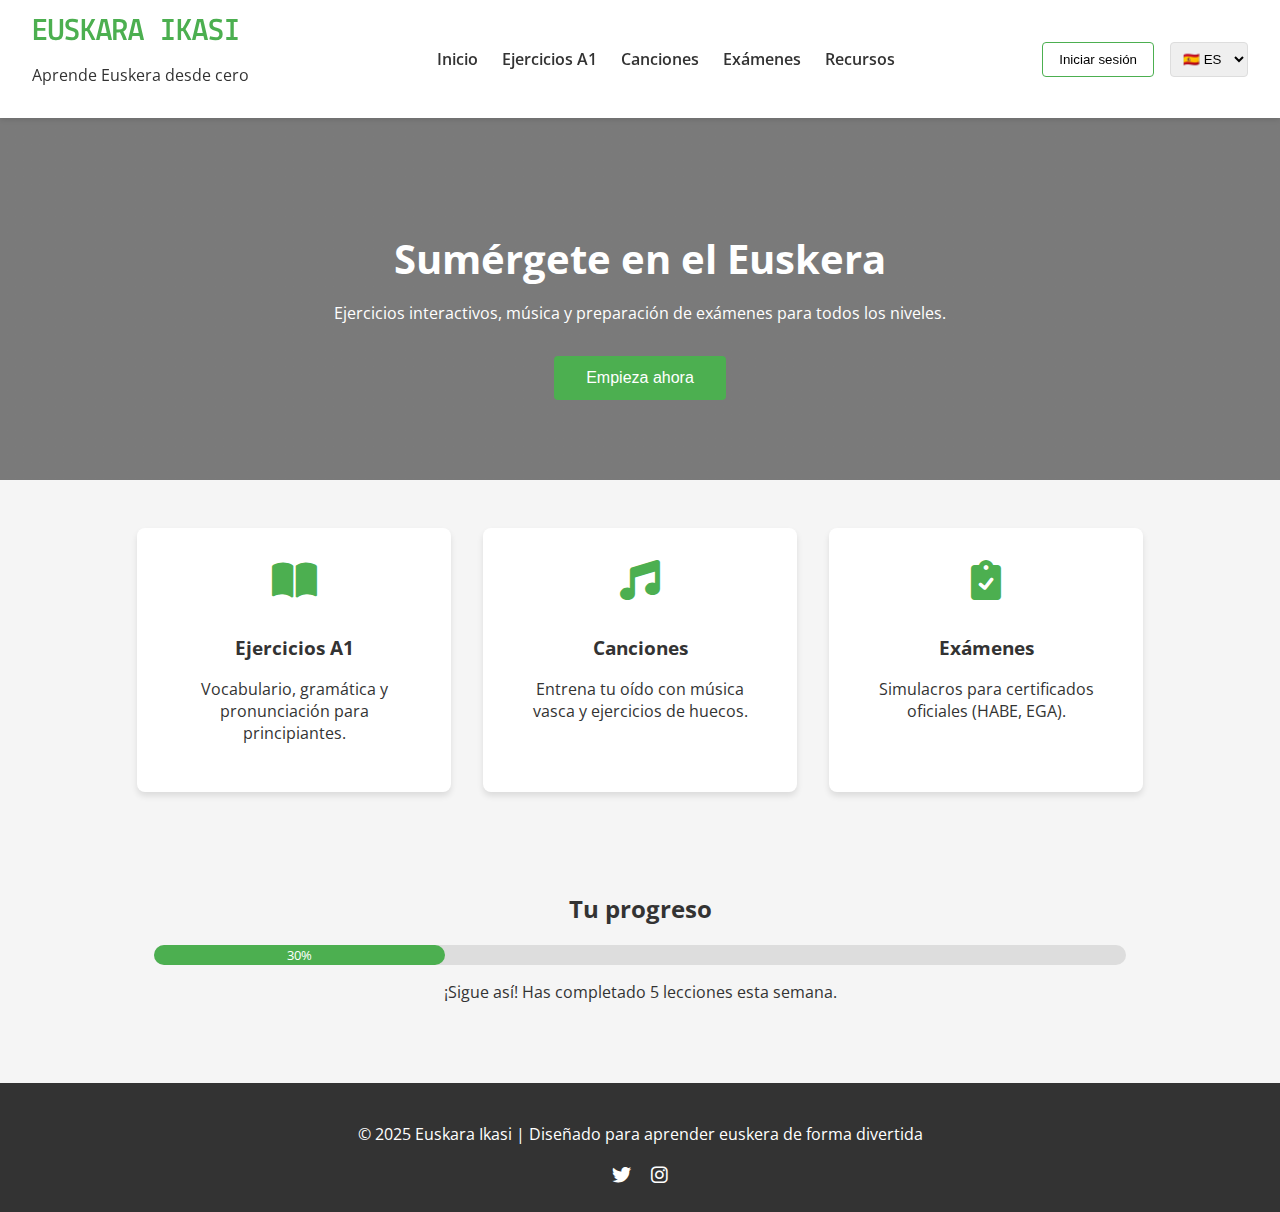
<file: index.html>
<!DOCTYPE html>
<html lang="eu">
<head>
    <meta charset="UTF-8">
    <meta name="viewport" content="width=device-width, initial-scale=1.0">
    <title>Euskara Ikasi | Aprende Euskera</title>
    <link rel="stylesheet" href="styles.css">
    <link href="https://fonts.googleapis.com/css2?family=Open+Sans:wght@400;600&family=Lekton:wght@700&display=swap" rel="stylesheet">
    <link rel="stylesheet" href="https://cdnjs.cloudflare.com/ajax/libs/font-awesome/6.0.0-beta3/css/all.min.css">
</head>
<body>
    <!-- Cabecera -->
    <header class="header">
        <div class="logo">
            <h1>EUSKARA IKASI</h1>
            <p>Aprende Euskera desde cero</p>
        </div>
        <nav class="navbar">
            <ul>
                <li><a href="#inicio">Inicio</a></li>
                <li><a href="#ejercicios">Ejercicios A1</a></li>
                <li><a href="#canciones">Canciones</a></li>
                <li><a href="#examenes">Exámenes</a></li>
                <li><a href="#recursos">Recursos</a></li>
            </ul>
        </nav>
        <div class="user-actions">
            <button class="btn-login">Iniciar sesión</button>
            <select class="language-selector">
                <option value="es">🇪🇸 ES</option>
                <option value="eu">🇪🇺 EU</option>
                <option value="en">🇬🇧 EN</option>
            </select>
        </div>
    </header>

    <!-- Hero Section -->
    <section id="inicio" class="hero">
        <div class="hero-content">
            <h2>Sumérgete en el Euskera</h2>
            <p>Ejercicios interactivos, música y preparación de exámenes para todos los niveles.</p>
            <button class="btn-primary" id="startButton">Empieza ahora</button>
        </div>
    </section>

    <!-- Secciones Principales -->
    <section class="features">
        <div class="feature-card" id="ejercicios">
            <i class="fas fa-book-open"></i>
            <h3>Ejercicios A1</h3>
            <p>Vocabulario, gramática y pronunciación para principiantes.</p>
        </div>
        <div class="feature-card" id="canciones">
            <i class="fas fa-music"></i>
            <h3>Canciones</h3>
            <p>Entrena tu oído con música vasca y ejercicios de huecos.</p>
        </div>
        <div class="feature-card" id="examenes">
            <i class="fas fa-clipboard-check"></i>
            <h3>Exámenes</h3>
            <p>Simulacros para certificados oficiales (HABE, EGA).</p>
        </div>
    </section>

    <!-- Progreso del Usuario -->
    <section class="progress-section">
        <h2>Tu progreso</h2>
        <div class="progress-bar">
            <div class="progress-fill" style="width: 30%;">30%</div>
        </div>
        <p>¡Sigue así! Has completado 5 lecciones esta semana.</p>
    </section>

    <!-- Footer -->
    <footer class="footer">
        <p>© 2025 Euskara Ikasi | Diseñado para aprender euskera de forma divertida</p>
        <div class="social-links">
            <a href="#"><i class="fab fa-twitter"></i></a>
            <a href="#"><i class="fab fa-instagram"></i></a>
        </div>
    </footer>
</body>
<script>
    document.getElementById('startButton').addEventListener('click', function() {
        window.location.href = '#ejercicios'; // Redirige a la sección de ejercicios
        // O si tienes una página separada:
        // window.location.href = 'ejercicios-a1.html';
    });
</script>
</html>
</file>
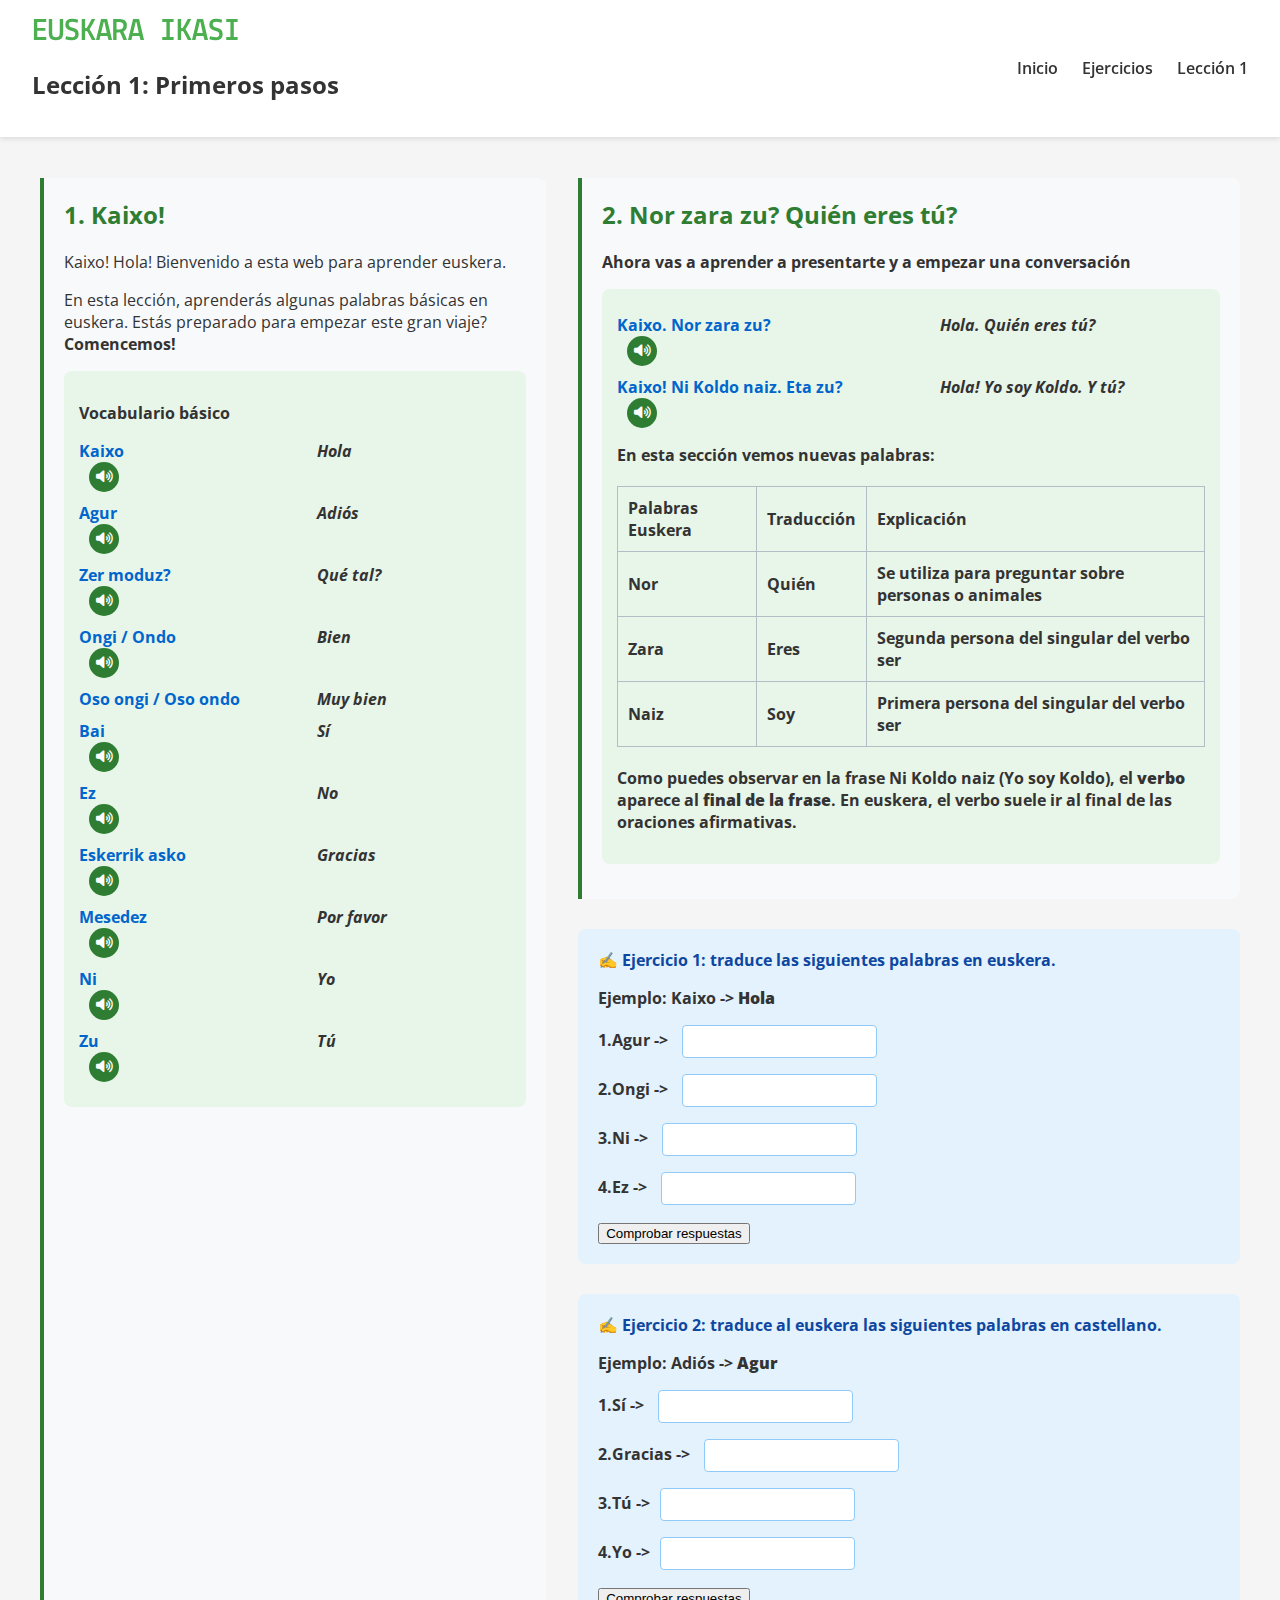
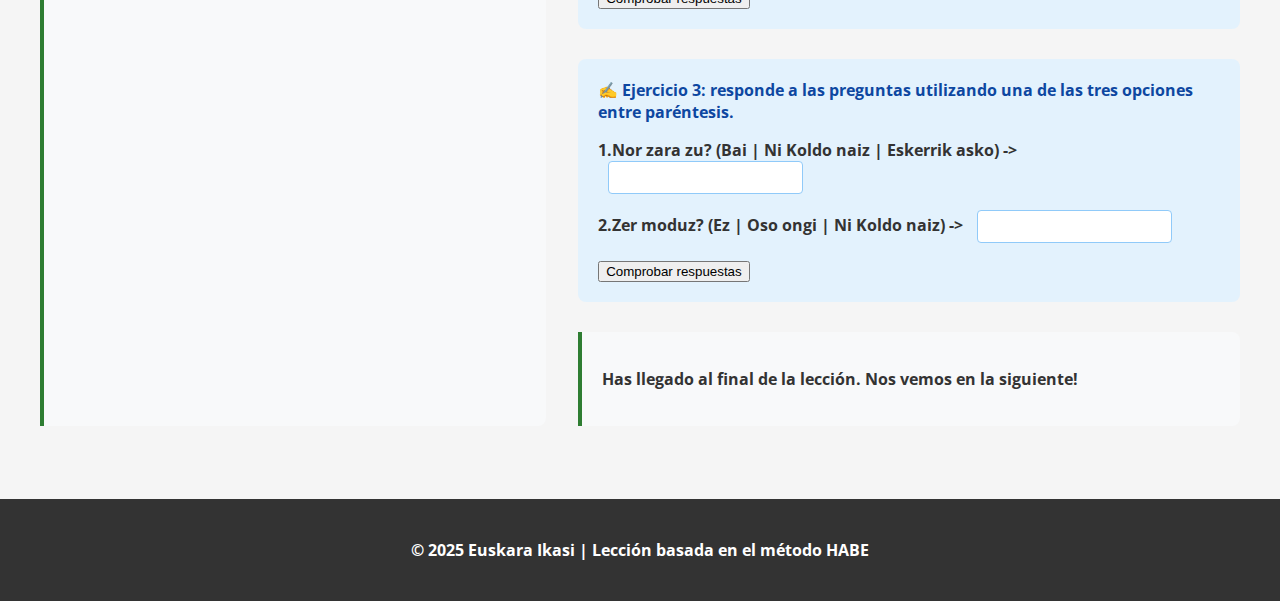
<file: leccion1.html>
<!DOCTYPE html>
<html lang="eu">
<head>
    <meta charset="UTF-8">
    <meta name="viewport" content="width=device-width, initial-scale=1.0">
    <title>Lección 1: Gramática Euskera | Euskara Ikasi</title>
    <link rel="stylesheet" href="styles.css">
    <link href="https://fonts.googleapis.com/css2?family=Open+Sans:wght@400;600&family=Lekton:wght@700&display=swap" rel="stylesheet">
    <link rel="stylesheet" href="https://cdnjs.cloudflare.com/ajax/libs/font-awesome/6.0.0-beta3/css/all.min.css">
    <style>
        /* Estilos mejorados para teoría */
        .audio-btn {
            background-color: #2e7d32;
            color: white;
            border: none;
            border-radius: 50%;
            width: 30px;
            height: 30px;
            margin-left: 10px;
            cursor: pointer;
            display: flex;
            align-items: center;
            justify-content: center;
            transition: all 0.3s;
        }
        .theory-section {
            background-color: #f8f9fa;
            border-left: 4px solid #2e7d32;
            padding: 20px;
            margin: 25px 0;
            border-radius: 0 8px 8px 0;
        }
        .theory-title {
            color: #2e7d32;
            margin-top: 0;
        }
        .highlight-box {
            background-color: #e8f5e9;
            padding: 15px;
            border-radius: 8px;
            margin: 15px 0;
        }
        .example-pair {
            display: flex;
            margin: 10px 0;
        }
        .euskera {
            width: 45%;
            font-weight: bold;
            color: #0066cc;
        }
        .translation {
            width: 45%;
            margin-left: 10%;
            font-style: italic;
        }
        .interactive-exercise {
            background-color: #e3f2fd;
            padding: 20px;
            border-radius: 8px;
            margin: 30px 0;
        }
        .exercise-title {
            font-weight: bold;
            margin-bottom: 15px;
            color: #0d47a1;
        }
        input[type="text"] {
            padding: 8px;
            border: 1px solid #90caf9;
            border-radius: 4px;
            margin: 0 10px;
        }
        .feedback {
            margin-left: 10px;
            font-size: 0.9em;
        }
        .correct {
            color: #2e7d32;
        }
        .incorrect {
            color: #c62828;
        }
        .grammar-table {
            width: 100%;
            border-collapse: collapse;
            margin: 20px 0;
        }
        .grammar-table th, .grammar-table td {
            border: 1px solid #b0bec5;
            padding: 10px;
            text-align: left;
        }
        .grammar-table th {
            background-color: #e8f5e9;
        }
    </style>
</head>
<body>
    <header class="header">
        <div class="logo">
            <h1>EUSKARA IKASI</h1>
            <h2>Lección 1: Primeros pasos</h2>
        </div>
        <nav class="navbar">
            <ul>
                <li><a href="../index.html">Inicio</a></li>
                <li><a href="ejercicios-a1.html">Ejercicios</a></li>
                <li><a href="#" class="active">Lección 1</a></li>
            </ul>
        </nav>
    </header>

    <main class="lesson-container">
        <!-- Introducción a posposiciones -->
        <section class="theory-section">
            <h2 class="theory-title">1. Kaixo!</h2>
            <p>Kaixo! Hola! Bienvenido a esta web para aprender euskera.</p>
            <p>En esta lección, aprenderás algunas palabras básicas en euskera. Estás preparado para empezar este gran viaje? <strong>Comencemos!</strong></p>
            <div class="highlight-box">
                <p><strong>Vocabulario básico</p>
                <div class="example-pair">
                    <div class="euskera">Kaixo
                        <button class="audio-btn" onclick="playAudio('kaixo')">
                            <i class="fas fa-volume-up"></i>
                        </button>
                    </div>
                     
                    <div class="translation">Hola</div>
                </div>
                <div class="example-pair">
                    <div class="euskera">Agur
                        <button class="audio-btn" onclick="playAudio('agur')">
                            <i class="fas fa-volume-up"></i>
                        </button>
                    </div>
                    <div class="translation">Adiós</div>
                </div>
                <div class="example-pair">
                    <div class="euskera">Zer moduz?
                        <button class="audio-btn" onclick="playAudio('zer-moduz')">
                            <i class="fas fa-volume-up"></i>
                        </button>
                    </div>
                    
                    <div class="translation">Qué tal?</div>
                </div>
                <div class="example-pair">
                    <div class="euskera">Ongi / Ondo
                        <button class="audio-btn" onclick="playAudio('ondo-ongi')">
                            <i class="fas fa-volume-up"></i>
                        </button>
                    </div>
                    <div class="translation">Bien</div>
                </div>
                <div class="example-pair">
                    <div class="euskera">Oso ongi / Oso ondo</div>
                    <div class="translation">Muy bien</div>
                </div>
                <div class="example-pair">
                    <div class="euskera">Bai
                        <button class="audio-btn" onclick="playAudio('bai')">
                            <i class="fas fa-volume-up"></i>
                        </button>
                    </div>
                    <div class="translation">Sí</div>
                </div>
                <div class="example-pair">
                    <div class="euskera">Ez
                        <button class="audio-btn" onclick="playAudio('ez')">
                            <i class="fas fa-volume-up"></i>
                        </button>
                    </div>
                    <div class="translation">No</div>
                </div>
                <div class="example-pair">
                    <div class="euskera">Eskerrik asko
                        <button class="audio-btn" onclick="playAudio('eskerrik-asko')">
                            <i class="fas fa-volume-up"></i>
                        </button>
                    </div>
                    <div class="translation">Gracias</div>
                </div>
                <div class="example-pair">
                    <div class="euskera">Mesedez
                        <button class="audio-btn" onclick="playAudio('mesedez')">
                            <i class="fas fa-volume-up"></i>
                        </button>
                    </div>
                    <div class="translation">Por favor</div>
                </div>
                <div class="example-pair">
                    <div class="euskera">Ni
                        <button class="audio-btn" onclick="playAudio('ni')">
                            <i class="fas fa-volume-up"></i>
                        </button>
                    </div>
                    <div class="translation">Yo</div>
                </div>
                <div class="example-pair">
                    <div class="euskera">Zu
                        <button class="audio-btn" onclick="playAudio('zu')">
                            <i class="fas fa-volume-up"></i>
                        </button>
                    </div>
                    <div class="translation">Tú</div>
                </div>
            </div>
            </section>
            <section class="theory-section">
                <h2 class="theory-title">2. Nor zara zu? Quién eres tú?</h2>
                <p>Ahora vas a aprender a presentarte y a empezar una conversación</p>
                <div class="highlight-box">
                <div class="example-pair">
                    <div class="euskera">Kaixo. Nor zara zu?
                        <button class="audio-btn" onclick="playAudio('nor-zara-zu')">
                            <i class="fas fa-volume-up"></i>
                        </button>
                    </div>
                    <div class="translation">Hola. Quién eres tú?</div>
                </div>
                <div class="example-pair">
                    <div class="euskera">Kaixo! Ni Koldo naiz. Eta zu?
                        <button class="audio-btn" onclick="playAudio('naiz-eta-zu')">
                            <i class="fas fa-volume-up"></i>
                        </button>
                    </div>
                    <div class="translation">Hola! Yo soy Koldo. Y tú?</div>
                </div>
                <p>En esta sección vemos nuevas palabras:</p>

                <table class="grammar-table">
                <tr>
                    <th>Palabras Euskera</th>
                    <th>Traducción</th>
                    <th>Explicación</th>
                </tr>
                <tr>
                    <td>Nor</td>
                    <td>Quién</td>
                    <td>Se utiliza para preguntar sobre personas o animales</td>
                </tr>
                <tr>
                    <td>Zara</td>
                    <td>Eres</td>
                    <td>Segunda persona del singular del verbo ser</td>
                </tr>
                <tr>
                    <td>Naiz</td>
                    <td>Soy</td>
                    <td>Primera persona del singular del verbo ser</td>
                </tr>
                </table>
                <p>Como puedes observar en la frase Ni Koldo naiz (Yo soy Koldo), el <strong>verbo</strong> aparece al <strong>final de la frase</strong>. En euskera, el verbo suele ir al final de las oraciones afirmativas.</p>
                
            </div>
            </section>

            <!-- Ejercicio 1 -->
            <section class="interactive-exercise">
                <div class="exercise-title">✍️ Ejercicio 1: traduce las siguientes palabras en euskera.</div>
                <p>Ejemplo: Kaixo -> <strong>Hola</strong></p>
                <p>1.Agur -> <input type="text" id="ex1-1"> <span class="feedback" id="fb1-1"></span></p>
                <p>2.Ongi -> <input type="text" id="ex1-2"> <span class="feedback" id="fb1-2"></span></p>
                <p>3.Ni -> <input type="text" id="ex1-3"> <span class="feedback" id="fb1-3"></span></p>
                <p>4.Ez -> <input type="text" id="ex1-4"> <span class="feedback" id="fb1-4"></span></p>
                <button onclick="checkExercise1()">Comprobar respuestas</button>
            </section>

            <!-- Ejercicio 2 -->
            <section class="interactive-exercise">
                <div class="exercise-title">✍️ Ejercicio 2: traduce al euskera las siguientes palabras en castellano.</div>
                <p>Ejemplo: Adiós -> <strong>Agur</strong></p>
                <p>1.Sí -> <input type="text" id="ex2-1"> <span class="feedback" id="fb2-1"></span></p>
                <p>2.Gracias -> <input type="text" id="ex2-2"> <span class="feedback" id="fb2-2"></span></p>
                <p>3.Tú -><input type="text" id="ex2-3"> <span class="feedback" id="fb2-3"></span></p>
                <p>4.Yo -><input type="text" id="ex2-4"> <span class="feedback" id="fb2-4"></span></p>
                <button onclick="checkExercise2()">Comprobar respuestas</button>
            </section>

            <!-- Ejercicio 2 -->
            <section class="interactive-exercise">
                <div class="exercise-title">✍️ Ejercicio 3: responde a las preguntas utilizando una de las tres opciones entre paréntesis.</div>
                <p>1.Nor zara zu? (Bai | Ni Koldo naiz | Eskerrik asko) -> <input type="text" id="ex3-1"> <span class="feedback" id="fb3-1"></span></p>
                <p>2.Zer moduz? (Ez | Oso ongi | Ni Koldo naiz) -> <input type="text" id="ex3-2"> <span class="feedback" id="fb3-2"></span></p>
                <button onclick="checkExercise3()">Comprobar respuestas</button>
            </section>

            <section class="theory-section">
                <p>Has llegado al final de la lección. Nos vemos en la siguiente!</p>
            </section>
           
            <!-- Elementos de audio (ocultos) -->
            <audio id="kaixo" src="audio/kaixo.mp3"></audio>
            <audio id="zer-moduz" src="audio/zer-moduz.mp3"></audio>
            <audio id="ondo-ongi" src="audio/ondo-ongi.mp3"></audio>
            <audio id="bai" src="audio/bai.mp3"></audio>
            <audio id="ez" src="audio/ez.mp3"></audio>
            <audio id="ni" src="audio/ni.mp3"></audio>
            <audio id="zu" src="audio/zu.mp3"></audio>
            <audio id="agur" src="audio/agur.mp3"></audio>
            <audio id="mesedez" src="audio/mesedez.mp3"></audio>
            <audio id="eskerrik-asko" src="audio/eskerrik-asko.mp3"></audio>
            <audio id="nor-zara-zu" src="audio/nor-zara-zu.mp3"></audio>
            <audio id="naiz-eta-zu" src="audio/naiz-eta-zu.mp3"></audio>
    </main>

    <footer class="footer">
        <p>© 2025 Euskara Ikasi | Lección basada en el método HABE</p>
    </footer>

    <script>
        function playAudio(id) {
            const audio = document.getElementById(id);
            audio.currentTime = 0; // Reinicia el audio si ya estaba reproduciéndose
            audio.play();
        }
        
        // Alternativa con síntesis de voz (si no tienes archivos de audio)
        function speakText(text, lang = 'eu') {
            if ('speechSynthesis' in window) {
                const utterance = new SpeechSynthesisUtterance(text);
                utterance.lang = lang;
                window.speechSynthesis.speak(utterance);
            } else {
                alert('Tu navegador no soporta la síntesis de voz.');
            }
        }

        // Ejercicio 1
        function checkExercise1() {
            const answers = {
                "ex1-1": "adiós",
                "ex1-2": "bien",
                "ex1-3": "yo",
                "ex1-4": "no"
            };
            
            checkAnswers(answers, 1);
        }
        // Ejercicio 2
        function checkExercise2() {
            const answers = {
                "ex2-1": "bai",
                "ex2-2": "eskerrik asko",
                "ex2-3": "zu",
                "ex2-4": "ni"
            };
            
            checkAnswers(answers, 2);
        }
        // Ejercicio 3
        function checkExercise3() {
            const answers = {
                "ex3-1": "Ni Koldo naiz",
                "ex3-2": "Oso ongi"
            };
            
            checkAnswers(answers, 3);
        }

         // Función genérica para verificar respuestas

        function checkAnswers(answers, exerciseNum) {
            let allCorrect = true;
            
            for (const [id, answer] of Object.entries(answers)) {
                // Extraer el número de pregunta (1, 2, 3) del ID (ex1-1 → 1)
                const questionNum = id.split('-')[1];
                const userAnswer = document.getElementById(id).value.trim().toLowerCase();
                // Cambiar "fb" + id por "fb" + exerciseNum + "-" + questionNum
                const feedback = document.getElementById(`fb${exerciseNum}-${questionNum}`);
                
                if (userAnswer === answer.toLowerCase()) {
                    feedback.textContent = "✓ Correcto";
                    feedback.className = "feedback correct";
                } else {
                    feedback.textContent = `✗ Debería ser: ${answer}`;
                    feedback.className = "feedback incorrect";
                    allCorrect = false;
                }
            }
        }
        
    </script>
</body>
</html>
</file>
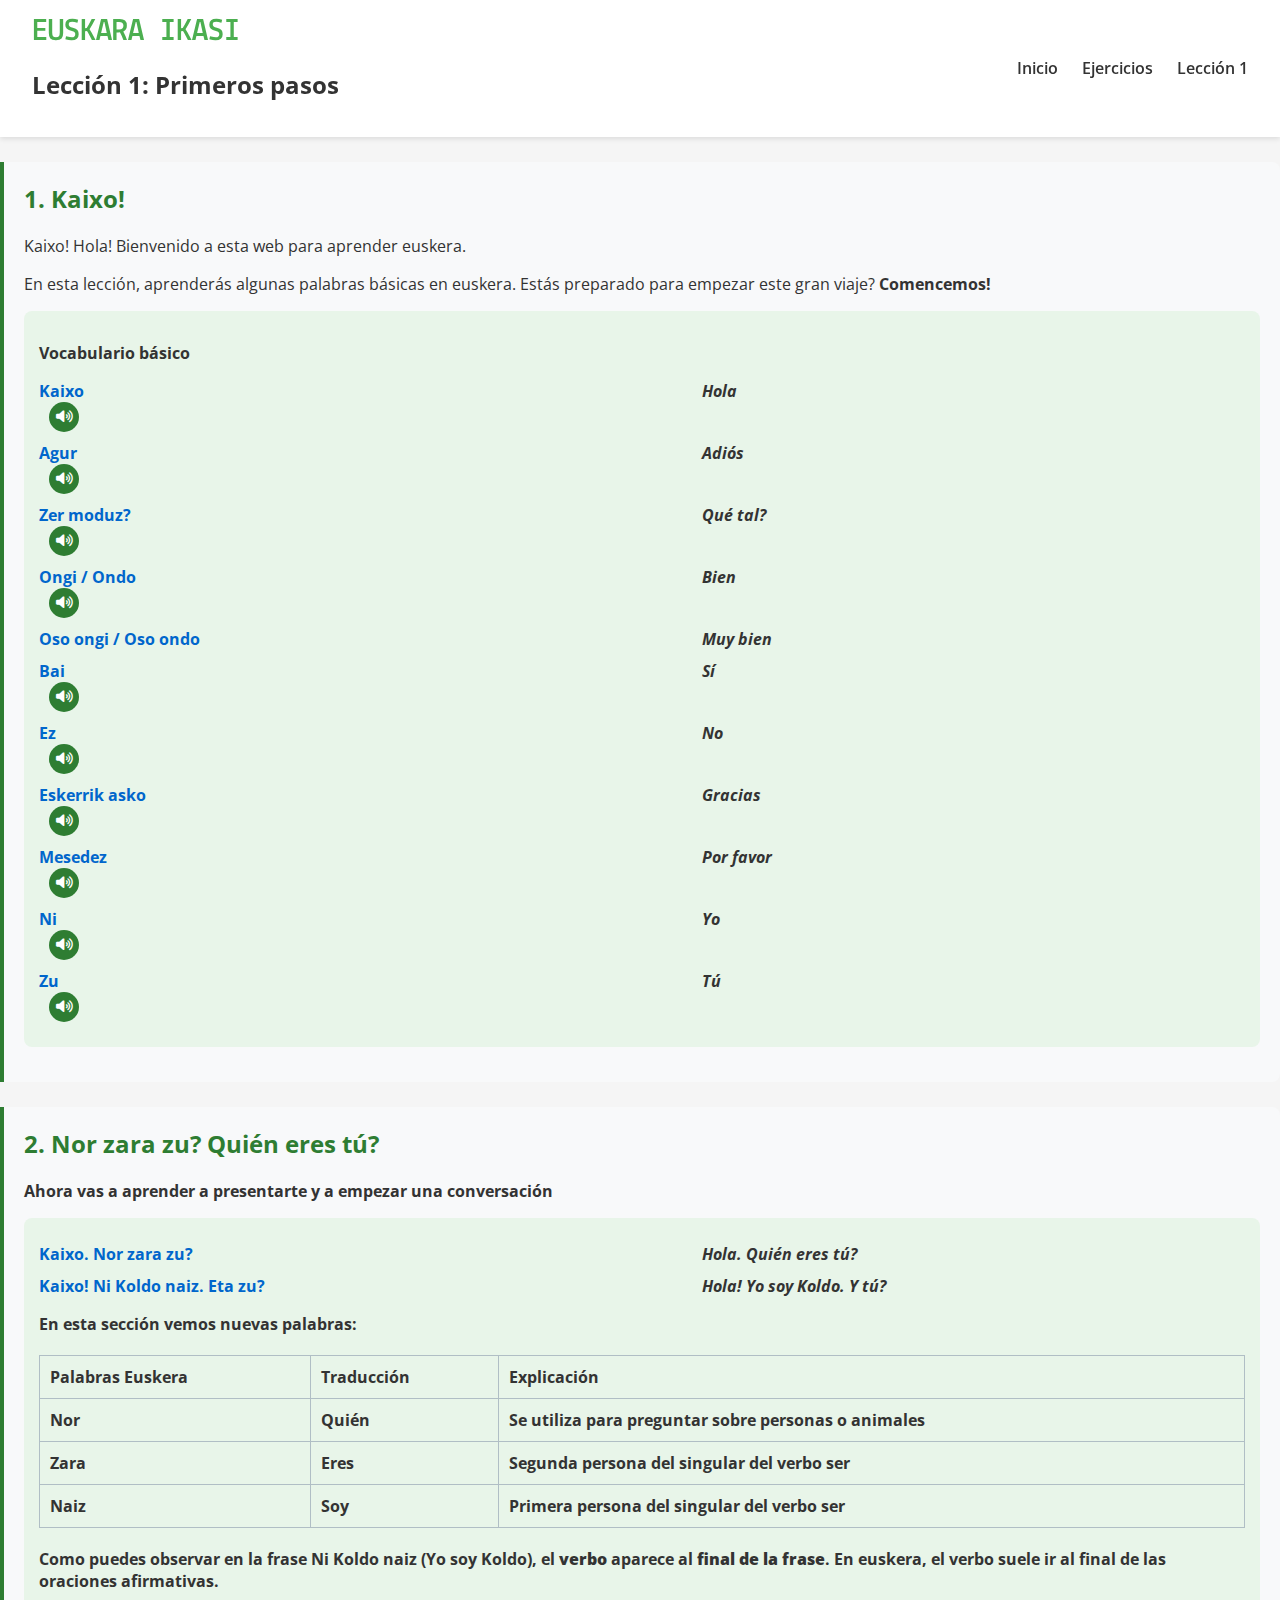
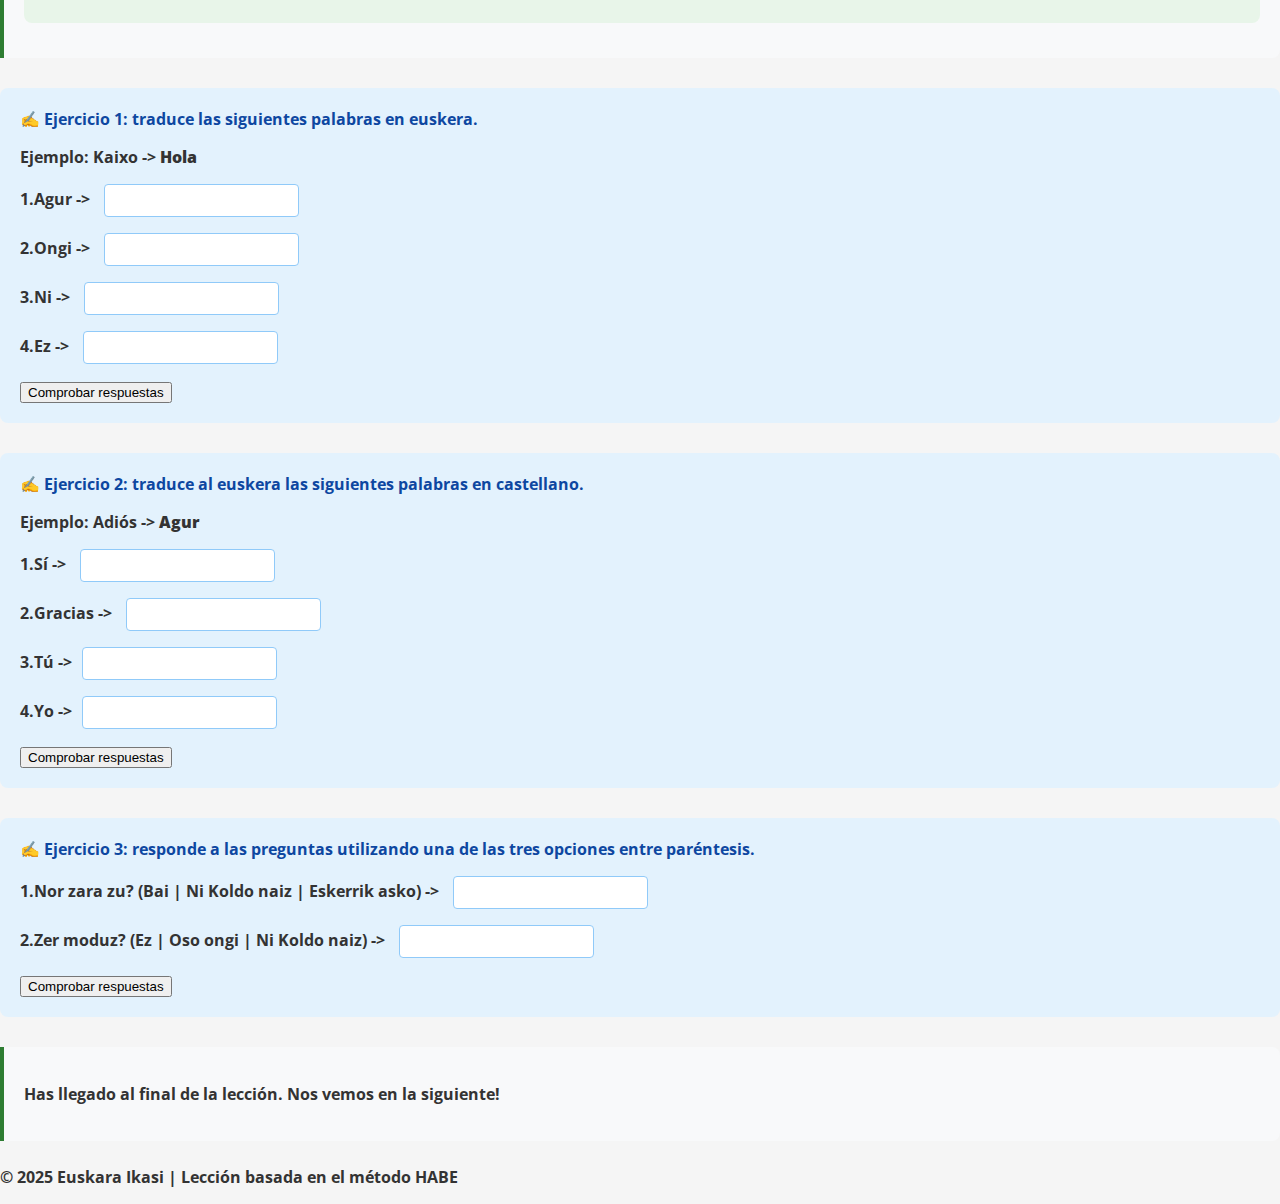
<file: desde_cero/leccion1.html>
<!DOCTYPE html>
<html lang="eu">
<head>
    <meta charset="UTF-8">
    <meta name="viewport" content="width=device-width, initial-scale=1.0">
    <title>Lección 1: Gramática Euskera | Euskara Ikasi</title>
    <link rel="stylesheet" href="styles.css">
    <link href="https://fonts.googleapis.com/css2?family=Open+Sans:wght@400;600&family=Lekton:wght@700&display=swap" rel="stylesheet">
    <link rel="stylesheet" href="https://cdnjs.cloudflare.com/ajax/libs/font-awesome/6.0.0-beta3/css/all.min.css">
    <style>
        /* Estilos mejorados para teoría */
        .audio-btn {
            background-color: #2e7d32;
            color: white;
            border: none;
            border-radius: 50%;
            width: 30px;
            height: 30px;
            margin-left: 10px;
            cursor: pointer;
            display: flex;
            align-items: center;
            justify-content: center;
            transition: all 0.3s;
        }
        .theory-section {
            background-color: #f8f9fa;
            border-left: 4px solid #2e7d32;
            padding: 20px;
            margin: 25px 0;
            border-radius: 0 8px 8px 0;
        }
        .theory-title {
            color: #2e7d32;
            margin-top: 0;
        }
        .highlight-box {
            background-color: #e8f5e9;
            padding: 15px;
            border-radius: 8px;
            margin: 15px 0;
        }
        .example-pair {
            display: flex;
            margin: 10px 0;
        }
        .euskera {
            width: 45%;
            font-weight: bold;
            color: #0066cc;
        }
        .translation {
            width: 45%;
            margin-left: 10%;
            font-style: italic;
        }
        .interactive-exercise {
            background-color: #e3f2fd;
            padding: 20px;
            border-radius: 8px;
            margin: 30px 0;
        }
        .exercise-title {
            font-weight: bold;
            margin-bottom: 15px;
            color: #0d47a1;
        }
        input[type="text"] {
            padding: 8px;
            border: 1px solid #90caf9;
            border-radius: 4px;
            margin: 0 10px;
        }
        .feedback {
            margin-left: 10px;
            font-size: 0.9em;
        }
        .correct {
            color: #2e7d32;
        }
        .incorrect {
            color: #c62828;
        }
        .grammar-table {
            width: 100%;
            border-collapse: collapse;
            margin: 20px 0;
        }
        .grammar-table th, .grammar-table td {
            border: 1px solid #b0bec5;
            padding: 10px;
            text-align: left;
        }
        .grammar-table th {
            background-color: #e8f5e9;
        }
    </style>
</head>
<body>
    <header class="header">
        <div class="logo">
            <h1>EUSKARA IKASI</h1>
            <h2>Lección 1: Primeros pasos</h2>
        </div>
        <nav class="navbar">
            <ul>
                <li><a href="../index.html">Inicio</a></li>
                <li><a href="ejercicios-a1.html">Ejercicios</a></li>
                <li><a href="#" class="active">Lección 1</a></li>
            </ul>
        </nav>
    </header>

    <main class="lesson-container">
        <!-- Introducción a posposiciones -->
        <section class="theory-section">
            <h2 class="theory-title">1. Kaixo!</h2>
            <p>Kaixo! Hola! Bienvenido a esta web para aprender euskera.</p>
            <p>En esta lección, aprenderás algunas palabras básicas en euskera. Estás preparado para empezar este gran viaje? <strong>Comencemos!</strong></p>
            <div class="highlight-box">
                <p><strong>Vocabulario básico</p>
                <div class="example-pair">
                    <div class="euskera">Kaixo
                        <button class="audio-btn" onclick="playAudio('kaixo')">
                            <i class="fas fa-volume-up"></i>
                        </button>
                    </div>
                     
                    <div class="translation">Hola</div>
                </div>
                <div class="example-pair">
                    <div class="euskera">Agur
                        <button class="audio-btn" onclick="playAudio('agur')">
                            <i class="fas fa-volume-up"></i>
                        </button>
                    </div>
                    <div class="translation">Adiós</div>
                </div>
                <div class="example-pair">
                    <div class="euskera">Zer moduz?
                        <button class="audio-btn" onclick="playAudio('zer-moduz')">
                            <i class="fas fa-volume-up"></i>
                        </button>
                    </div>
                    
                    <div class="translation">Qué tal?</div>
                </div>
                <div class="example-pair">
                    <div class="euskera">Ongi / Ondo
                        <button class="audio-btn" onclick="playAudio('ondo-ongi')">
                            <i class="fas fa-volume-up"></i>
                        </button>
                    </div>
                    <div class="translation">Bien</div>
                </div>
                <div class="example-pair">
                    <div class="euskera">Oso ongi / Oso ondo</div>
                    <div class="translation">Muy bien</div>
                </div>
                <div class="example-pair">
                    <div class="euskera">Bai
                        <button class="audio-btn" onclick="playAudio('bai')">
                            <i class="fas fa-volume-up"></i>
                        </button>
                    </div>
                    <div class="translation">Sí</div>
                </div>
                <div class="example-pair">
                    <div class="euskera">Ez
                        <button class="audio-btn" onclick="playAudio('ez')">
                            <i class="fas fa-volume-up"></i>
                        </button>
                    </div>
                    <div class="translation">No</div>
                </div>
                <div class="example-pair">
                    <div class="euskera">Eskerrik asko
                        <button class="audio-btn" onclick="playAudio('eskerrik-asko')">
                            <i class="fas fa-volume-up"></i>
                        </button>
                    </div>
                    <div class="translation">Gracias</div>
                </div>
                <div class="example-pair">
                    <div class="euskera">Mesedez
                        <button class="audio-btn" onclick="playAudio('mesedez')">
                            <i class="fas fa-volume-up"></i>
                        </button>
                    </div>
                    <div class="translation">Por favor</div>
                </div>
                <div class="example-pair">
                    <div class="euskera">Ni
                        <button class="audio-btn" onclick="playAudio('ni')">
                            <i class="fas fa-volume-up"></i>
                        </button>
                    </div>
                    <div class="translation">Yo</div>
                </div>
                <div class="example-pair">
                    <div class="euskera">Zu
                        <button class="audio-btn" onclick="playAudio('zu')">
                            <i class="fas fa-volume-up"></i>
                        </button>
                    </div>
                    <div class="translation">Tú</div>
                </div>
            </div>
            </section>
            <section class="theory-section">
                <h2 class="theory-title">2. Nor zara zu? Quién eres tú?</h2>
                <p>Ahora vas a aprender a presentarte y a empezar una conversación</p>
                <div class="highlight-box">
                <div class="example-pair">
                    <div class="euskera">Kaixo. Nor zara zu?</div>
                    <div class="translation">Hola. Quién eres tú?</div>
                </div>
                <div class="example-pair">
                    <div class="euskera">Kaixo! Ni Koldo naiz. Eta zu?</div>
                    <div class="translation">Hola! Yo soy Koldo. Y tú?</div>
                </div>
                <p>En esta sección vemos nuevas palabras:</p>

                <table class="grammar-table">
                <tr>
                    <th>Palabras Euskera</th>
                    <th>Traducción</th>
                    <th>Explicación</th>
                </tr>
                <tr>
                    <td>Nor</td>
                    <td>Quién</td>
                    <td>Se utiliza para preguntar sobre personas o animales</td>
                </tr>
                <tr>
                    <td>Zara</td>
                    <td>Eres</td>
                    <td>Segunda persona del singular del verbo ser</td>
                </tr>
                <tr>
                    <td>Naiz</td>
                    <td>Soy</td>
                    <td>Primera persona del singular del verbo ser</td>
                </tr>
                </table>
                <p>Como puedes observar en la frase Ni Koldo naiz (Yo soy Koldo), el <strong>verbo</strong> aparece al <strong>final de la frase</strong>. En euskera, el verbo suele ir al final de las oraciones afirmativas.</p>
                
            </div>
            </section>

            <!-- Ejercicio 1 -->
            <section class="interactive-exercise">
                <div class="exercise-title">✍️ Ejercicio 1: traduce las siguientes palabras en euskera.</div>
                <p>Ejemplo: Kaixo -> <strong>Hola</strong></p>
                <p>1.Agur -> <input type="text" id="ex1-1"> <span class="feedback" id="fb1-1"></span></p>
                <p>2.Ongi -> <input type="text" id="ex1-2"> <span class="feedback" id="fb1-2"></span></p>
                <p>3.Ni -> <input type="text" id="ex1-3"> <span class="feedback" id="fb1-3"></span></p>
                <p>4.Ez -> <input type="text" id="ex1-4"> <span class="feedback" id="fb1-4"></span></p>
                <button onclick="checkExercise1()">Comprobar respuestas</button>
            </section>

            <!-- Ejercicio 2 -->
            <section class="interactive-exercise">
                <div class="exercise-title">✍️ Ejercicio 2: traduce al euskera las siguientes palabras en castellano.</div>
                <p>Ejemplo: Adiós -> <strong>Agur</strong></p>
                <p>1.Sí -> <input type="text" id="ex2-1"> <span class="feedback" id="fb2-1"></span></p>
                <p>2.Gracias -> <input type="text" id="ex2-2"> <span class="feedback" id="fb2-2"></span></p>
                <p>3.Tú -><input type="text" id="ex2-3"> <span class="feedback" id="fb2-3"></span></p>
                <p>4.Yo -><input type="text" id="ex2-4"> <span class="feedback" id="fb2-4"></span></p>
                <button onclick="checkExercise2()">Comprobar respuestas</button>
            </section>

            <!-- Ejercicio 2 -->
            <section class="interactive-exercise">
                <div class="exercise-title">✍️ Ejercicio 3: responde a las preguntas utilizando una de las tres opciones entre paréntesis.</div>
                <p>1.Nor zara zu? (Bai | Ni Koldo naiz | Eskerrik asko) -> <input type="text" id="ex3-1"> <span class="feedback" id="fb3-1"></span></p>
                <p>2.Zer moduz? (Ez | Oso ongi | Ni Koldo naiz) -> <input type="text" id="ex3-2"> <span class="feedback" id="fb3-2"></span></p>
                <button onclick="checkExercise3()">Comprobar respuestas</button>
            </section>

            <section class="theory-section">
                <p>Has llegado al final de la lección. Nos vemos en la siguiente!</p>
            </section>
           
            <!-- Elementos de audio (ocultos) -->
            <audio id="kaixo" src="audio/kaixo.mp3"></audio>
            <audio id="zer-moduz" src="audio/zer-moduz.mp3"></audio>
            <audio id="ondo-ongi" src="audio/ondo-ongi.mp3"></audio>
            <audio id="bai" src="audio/bai.mp3"></audio>
            <audio id="ez" src="audio/ez.mp3"></audio>
            <audio id="ni" src="audio/ni.mp3"></audio>
            <audio id="zu" src="audio/zu.mp3"></audio>
            <audio id="agur" src="audio/agur.mp3"></audio>
            <audio id="mesedez" src="audio/mesedez.mp3"></audio>
            <audio id="eskerrik-asko" src="audio/eskerrik-asko.mp3"></audio>
    </main>

    <footer class="footer">
        <p>© 2025 Euskara Ikasi | Lección basada en el método HABE</p>
    </footer>

    <script>
        function playAudio(id) {
            const audio = document.getElementById(id);
            audio.currentTime = 0; // Reinicia el audio si ya estaba reproduciéndose
            audio.play();
        }
        
        // Alternativa con síntesis de voz (si no tienes archivos de audio)
        function speakText(text, lang = 'eu') {
            if ('speechSynthesis' in window) {
                const utterance = new SpeechSynthesisUtterance(text);
                utterance.lang = lang;
                window.speechSynthesis.speak(utterance);
            } else {
                alert('Tu navegador no soporta la síntesis de voz.');
            }
        }

        // Ejercicio 1
        function checkExercise1() {
            const answers = {
                "ex1-1": "adiós",
                "ex1-2": "bien",
                "ex1-3": "yo",
                "ex1-4": "no"
            };
            
            checkAnswers(answers, 1);
        }
        // Ejercicio 2
        function checkExercise2() {
            const answers = {
                "ex2-1": "bai",
                "ex2-2": "eskerrik asko",
                "ex2-3": "zu",
                "ex2-4": "ni"
            };
            
            checkAnswers(answers, 2);
        }
        // Ejercicio 3
        function checkExercise3() {
            const answers = {
                "ex3-1": "Ni Koldo naiz",
                "ex3-2": "Oso ongi"
            };
            
            checkAnswers(answers, 3);
        }

         // Función genérica para verificar respuestas

        function checkAnswers(answers, exerciseNum) {
            let allCorrect = true;
            
            for (const [id, answer] of Object.entries(answers)) {
                // Extraer el número de pregunta (1, 2, 3) del ID (ex1-1 → 1)
                const questionNum = id.split('-')[1];
                const userAnswer = document.getElementById(id).value.trim().toLowerCase();
                // Cambiar "fb" + id por "fb" + exerciseNum + "-" + questionNum
                const feedback = document.getElementById(`fb${exerciseNum}-${questionNum}`);
                
                if (userAnswer === answer.toLowerCase()) {
                    feedback.textContent = "✓ Correcto";
                    feedback.className = "feedback correct";
                } else {
                    feedback.textContent = `✗ Debería ser: ${answer}`;
                    feedback.className = "feedback incorrect";
                    allCorrect = false;
                }
            }
        }
        
    </script>
</body>
</html>
</file>
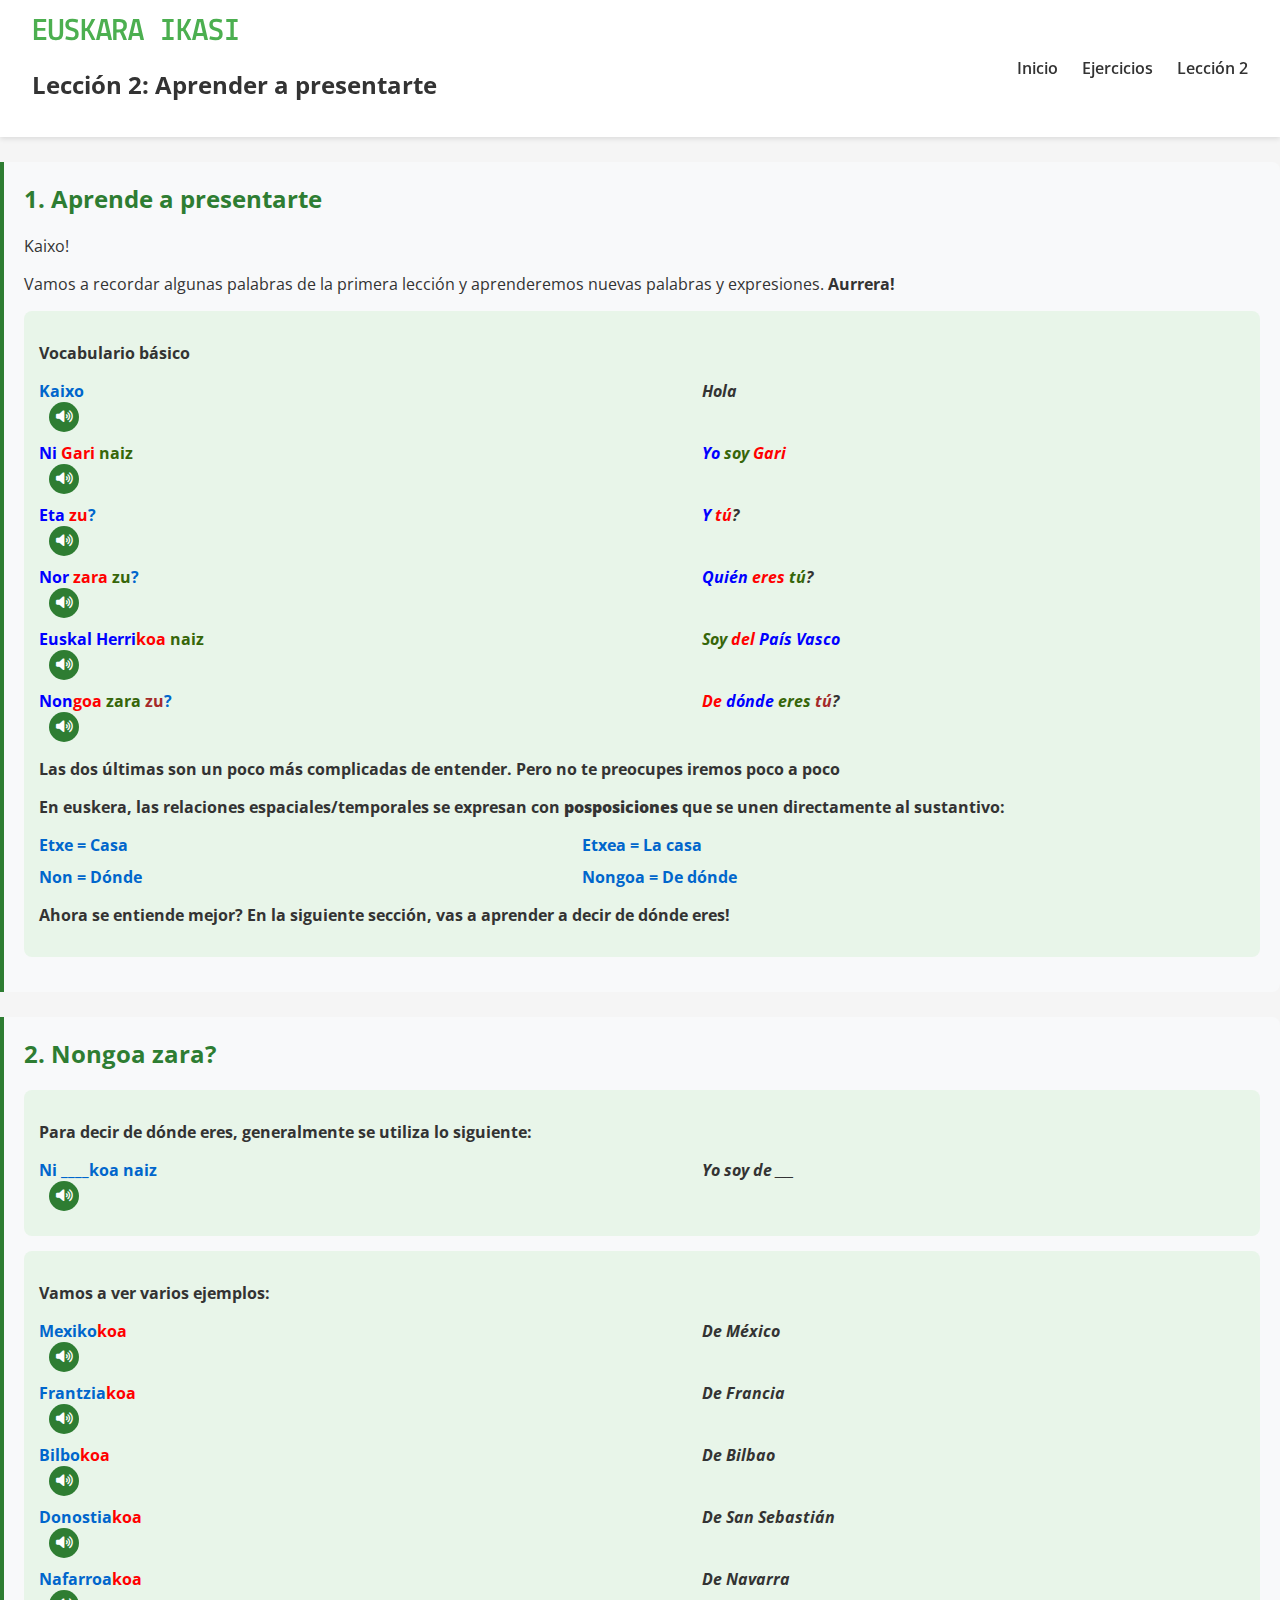
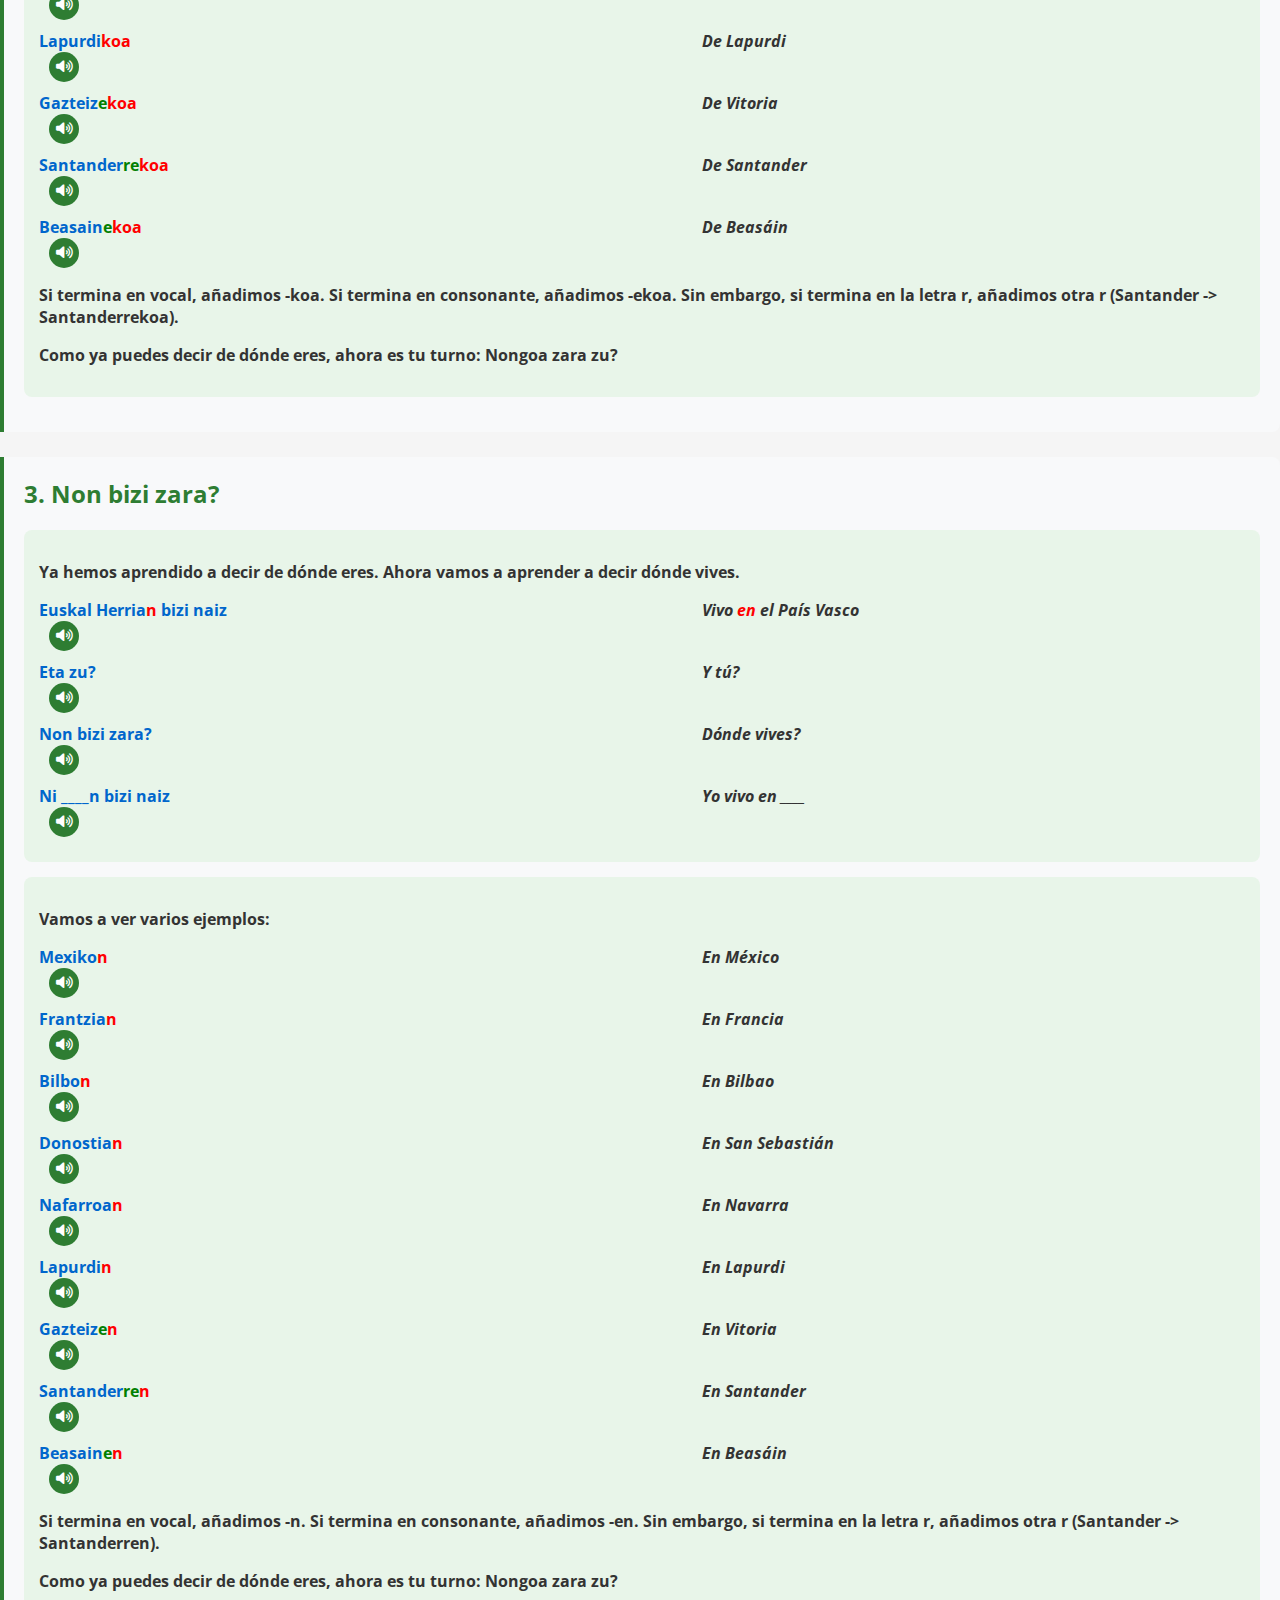
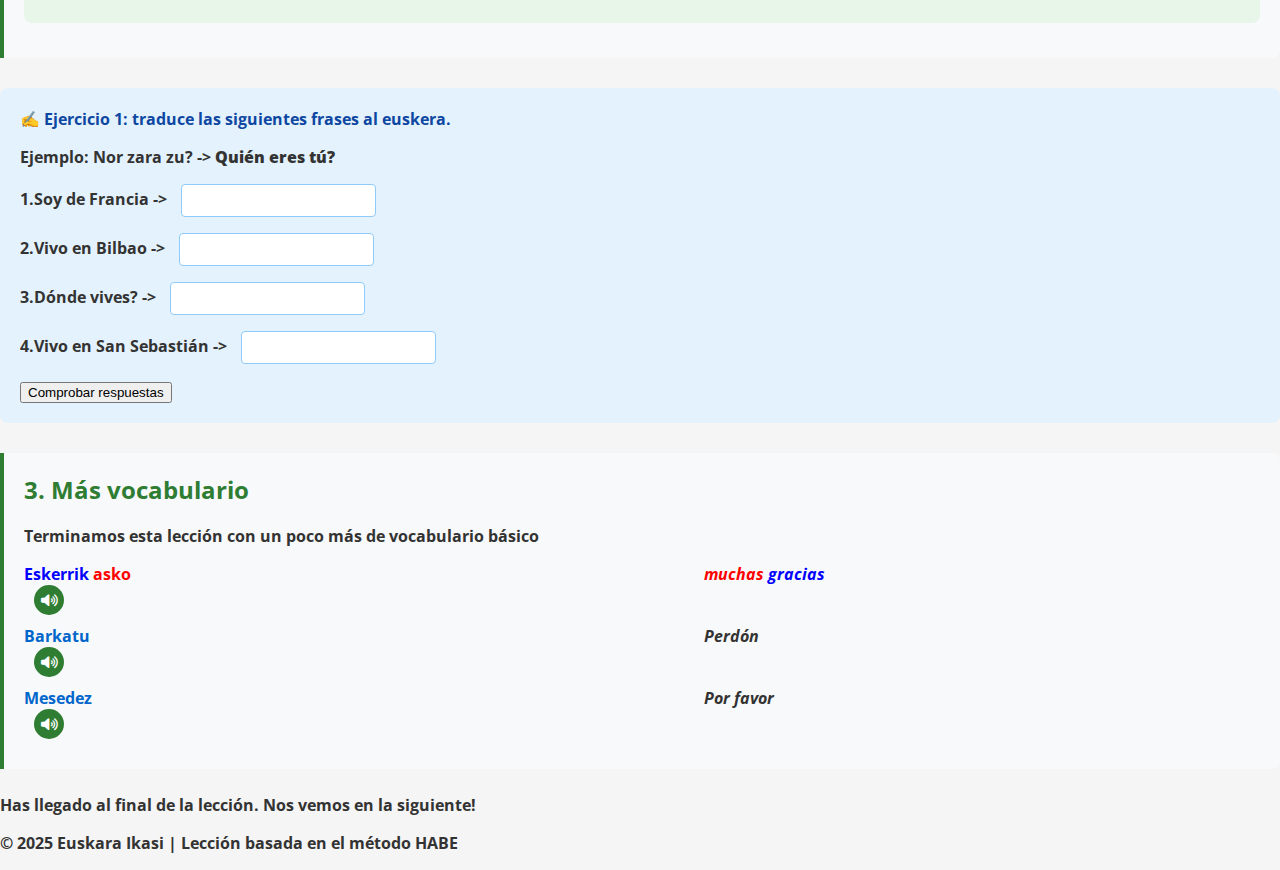
<file: desde_cero/leccion2.html>
<!DOCTYPE html>
<html lang="eu">
<head>
    <meta charset="UTF-8">
    <meta name="viewport" content="width=device-width, initial-scale=1.0">
    <title>Lección 2: Gramática Euskera | Euskara Ikasi</title>
    <link rel="stylesheet" href="styles.css">
    <link href="https://fonts.googleapis.com/css2?family=Open+Sans:wght@400;600&family=Lekton:wght@700&display=swap" rel="stylesheet">
    <link rel="stylesheet" href="https://cdnjs.cloudflare.com/ajax/libs/font-awesome/6.0.0-beta3/css/all.min.css">
    <style>
        /* Estilos mejorados para teoría */
        .audio-btn {
            background-color: #2e7d32;
            color: white;
            border: none;
            border-radius: 50%;
            width: 30px;
            height: 30px;
            margin-left: 10px;
            cursor: pointer;
            display: flex;
            align-items: center;
            justify-content: center;
            transition: all 0.3s;
        }
        .theory-section {
            background-color: #f8f9fa;
            border-left: 4px solid #2e7d32;
            padding: 20px;
            margin: 25px 0;
            border-radius: 0 8px 8px 0;
        }
        .theory-title {
            color: #2e7d32;
            margin-top: 0;
        }
        .highlight-box {
            background-color: #e8f5e9;
            padding: 15px;
            border-radius: 8px;
            margin: 15px 0;
        }
        .example-pair {
            display: flex;
            margin: 10px 0;
        }
        .euskera {
            width: 45%;
            font-weight: bold;
            color: #0066cc;
        }
        .translation {
            width: 45%;
            margin-left: 10%;
            font-style: italic;
        }
        .interactive-exercise {
            background-color: #e3f2fd;
            padding: 20px;
            border-radius: 8px;
            margin: 30px 0;
        }
        .exercise-title {
            font-weight: bold;
            margin-bottom: 15px;
            color: #0d47a1;
        }
        input[type="text"] {
            padding: 8px;
            border: 1px solid #90caf9;
            border-radius: 4px;
            margin: 0 10px;
        }
        .feedback {
            margin-left: 10px;
            font-size: 0.9em;
        }
        .correct {
            color: #2e7d32;
        }
        .incorrect {
            color: #c62828;
        }
        .grammar-table {
            width: 100%;
            border-collapse: collapse;
            margin: 20px 0;
        }
        .grammar-table th, .grammar-table td {
            border: 1px solid #b0bec5;
            padding: 10px;
            text-align: left;
        }
        .grammar-table th {
            background-color: #e8f5e9;
        }
    </style>
</head>
<body>
    <header class="header">
        <div class="logo">
            <h1>EUSKARA IKASI</h1>
            <h2>Lección 2: Aprender a presentarte</h2>
        </div>
        <nav class="navbar">
            <ul>
                <li><a href="../index.html">Inicio</a></li>
                <li><a href="ejercicios-a1.html">Ejercicios</a></li>
                <li><a href="#" class="active">Lección 2</a></li>
            </ul>
        </nav>
    </header>

    <main class="lesson-container">
        <!-- Introducción a posposiciones -->
        <section class="theory-section">
            <h2 class="theory-title">1. Aprende a presentarte</h2>
            <p>Kaixo!</p>
            <p>Vamos a recordar algunas palabras de la primera lección y aprenderemos nuevas palabras y expresiones. <strong>Aurrera!</strong></p>
            <div class="highlight-box">
                <p><strong>Vocabulario básico</p>
                <div class="example-pair">
                    <div class="euskera">Kaixo
                        <button class="audio-btn" onclick="playAudio('kaixo')">
                            <i class="fas fa-volume-up"></i>
                        </button>
                    </div>
                     
                    <div class="translation">Hola</div>
                </div>
                <div class="example-pair">
                    <div class="euskera"> <span style="color: blue;">Ni</span> <span style="color: red;">Gari</span> <span style="color: rgb(54, 102, 9);">naiz</span>
                        <button class="audio-btn" onclick="playAudio('gari-naiz')">
                            <i class="fas fa-volume-up"></i>
                        </button>
                    </div>
                    <div class="translation"> <span style="color: blue;">Yo</span> <span style="color: rgb(54, 102, 9);">soy</span>  <span style="color: red;">Gari</span></div>
                </div>
                <div class="example-pair">
                    <div class="euskera"><span style="color: blue;">Eta</span> <span style="color: red;">zu</span>?
                        <button class="audio-btn" onclick="playAudio('eta-zu')">
                            <i class="fas fa-volume-up"></i>
                        </button>
                    </div>
                    
                    <div class="translation"><span style="color: blue;">Y</span> <span style="color: red;">tú</span>?</div>
                </div>
                <div class="example-pair">
                    <div class="euskera"><span style="color: blue;">Nor</span> <span style="color: red;">zara</span> <span style="color: rgb(54, 102, 9);">zu</span>?
                        <button class="audio-btn" onclick="playAudio('nor-zara-zu')">
                            <i class="fas fa-volume-up"></i>
                        </button>
                    </div>
                    <div class="translation"><span style="color: blue;">Quién</span> <span style="color: red;">eres</span> <span style="color: rgb(54, 102, 9);">tú</span>?</div>
                </div>
                <div class="example-pair">
                    <div class="euskera"><span style="color: blue;">Euskal Herri</span><span style="color: red;">koa</span> <span style="color: rgb(54, 102, 9);">naiz</span>
                        <button class="audio-btn" onclick="playAudio('euskal-naiz')">
                            <i class="fas fa-volume-up"></i>
                        </button>
                    </div>
                    <div class="translation"><span style="color: rgb(54, 102, 9);">Soy</span> <span style="color: red;">del</span> <span style="color: blue;">País Vasco</span></div>
                </div>
                <div class="example-pair">
                    <div class="euskera"><span style="color: blue;">Non</span><span style="color: red;">goa</span> <span style="color: rgb(54, 102, 9);">zara</span> <span style="color: brown;">zu</span>?
                        <button class="audio-btn" onclick="playAudio('nongoa-zara-zu')">
                            <i class="fas fa-volume-up"></i>
                        </button>
                    </div>
                    <div class="translation"><span style="color: red;">De</span> <span style="color: blue;">dónde</span> <span style="color: rgb(54, 102, 9);">eres</span> <span style="color: brown;">tú</span>?</div>
                </div>
                <p>Las dos últimas son un poco más complicadas de entender. Pero no te preocupes iremos poco a poco</p>
                <p>En euskera, las relaciones espaciales/temporales se expresan con <strong>posposiciones</strong> que se unen directamente al sustantivo:</p>
                <div class="example-pair">
                    <div class="euskera">Etxe = Casa</div>
                    <div class="euskera">Etxea = La casa</div>
                </div>
                <div class="example-pair">
                    <div class="euskera">Non = Dónde</div>
                    <div class="euskera">Nongoa = De dónde</div>
                </div>
                <p>Ahora se entiende mejor? En la siguiente sección, vas a aprender a decir de dónde eres!</p>
               
                
            </section>
            <section class="theory-section">
                <h2 class="theory-title">2. Nongoa zara?</h2>
                <div class="highlight-box"><p>Para decir de dónde eres, generalmente se utiliza lo siguiente:</p>
                    <div class="example-pair">
                    <div class="euskera">Ni ____koa naiz
                        <button class="audio-btn" onclick="playAudio('ni-koa-naiz')">
                            <i class="fas fa-volume-up"></i>
                        </button>
                        </div>
                        <div class="translation">Yo soy de ___</div>
                    </div>
                </div>
                
                <div class="highlight-box">
                    <p>Vamos a ver varios ejemplos:</p>
                <div class="example-pair">
                    <div class="euskera">Mexiko<span style="color: red;">koa</span>
                        <button class="audio-btn" onclick="playAudio('mexiko-naiz')">
                            <i class="fas fa-volume-up"></i>
                        </button>
                        
                    </div>
                    <div class="translation">De México</div>
                </div>
                <div class="example-pair">
                    <div class="euskera">Frantzia<span style="color: red;">koa</span>
                        <button class="audio-btn" onclick="playAudio('frantzia-naiz')">
                            <i class="fas fa-volume-up"></i>
                        </button>
                    </div>
                    <div class="translation">De Francia</div>
                </div>
                <div class="example-pair">
                    <div class="euskera">Bilbo<span style="color: red;">koa</span>
                        <button class="audio-btn" onclick="playAudio('bilbo-naiz')">
                            <i class="fas fa-volume-up"></i>
                        </button>
                    </div>
                    <div class="translation">De Bilbao</div>
                </div>
                <div class="example-pair">
                    <div class="euskera">Donostia<span style="color: red;">koa</span>
                        <button class="audio-btn" onclick="playAudio('donostia-naiz')">
                            <i class="fas fa-volume-up"></i>
                        </button>
                    </div>
                    <div class="translation">De San Sebastián</div>
                </div>
                <div class="example-pair">
                    <div class="euskera">Nafarroa<span style="color: red;">koa</span>
                        <button class="audio-btn" onclick="playAudio('nafarroa-naiz')">
                            <i class="fas fa-volume-up"></i>
                        </button>
                    </div>
                    <div class="translation">De Navarra</div>
                </div>
                <div class="example-pair">
                    <div class="euskera">Lapurdi<span style="color: red;">koa</span>
                        <button class="audio-btn" onclick="playAudio('lapurdi-naiz')">
                            <i class="fas fa-volume-up"></i>
                        </button>
                    </div>
                    <div class="translation">De Lapurdi</div>
                </div>
                <div class="example-pair">
                    <div class="euskera">Gazteiz<span style="color: green;">e</span><span style="color: red;">koa</span>
                        <button class="audio-btn" onclick="playAudio('gazteiz-naiz')">
                            <i class="fas fa-volume-up"></i>
                        </button>
                    </div>
                    <div class="translation">De Vitoria</div>
                </div>
                <div class="example-pair">
                    <div class="euskera">Santander<span style="color: green;">re</span><span style="color: red;">koa</span>
                        <button class="audio-btn" onclick="playAudio('gazteiz-naiz')">
                            <i class="fas fa-volume-up"></i>
                        </button>
                    </div>
                    <div class="translation">De Santander</div>
                </div>
                <div class="example-pair">
                    <div class="euskera">Beasain<span style="color: green;">e</span><span style="color: red;">koa</span>
                        <button class="audio-btn" onclick="playAudio('beasain-naiz')">
                            <i class="fas fa-volume-up"></i>
                        </button>
                    </div>
                    <div class="translation">De Beasáin</div>
                </div>
                <p>Si termina en vocal, añadimos -koa. Si termina en consonante, añadimos -ekoa. Sin embargo, si termina en la letra r, añadimos otra r (Santander -> Santanderrekoa).</p>
                <p>Como ya puedes decir de dónde eres, ahora es tu turno: Nongoa zara zu?</p>
            </div>
            </section>


             <section class="theory-section">
                <h2 class="theory-title">3. Non bizi zara?</h2>
                
                <div class="highlight-box">
                    <p> Ya hemos aprendido a decir de dónde eres. Ahora vamos a aprender a decir dónde vives.
                    <div class="example-pair">
                        <div class="euskera">Euskal Herria<span style="color: red;">n</span> bizi naiz
                            <button class="audio-btn" onclick="playAudio('eusk-bizi')">
                                <i class="fas fa-volume-up"></i>
                            </button>
                            </div>
                        <div class="translation">Vivo <span style="color: red;">en</span> el País Vasco</div>
                    </div>
                    <div class="example-pair">
                        <div class="euskera">Eta zu?
                            <button class="audio-btn" onclick="playAudio('eta-zu')">
                                <i class="fas fa-volume-up"></i>
                            </button>
                            </div>
                        <div class="translation">Y tú?</div>
                    </div>
                    <div class="example-pair">
                        <div class="euskera">Non bizi zara?
                            <button class="audio-btn" onclick="playAudio('non-bizi-zara')">
                                <i class="fas fa-volume-up"></i>
                            </button>
                            </div>
                        <div class="translation">Dónde vives?</div>
                    </div>
                    <div class="example-pair">
                        <div class="euskera">Ni ____n bizi naiz
                            <button class="audio-btn" onclick="playAudio('non-bizi-zara')">
                                <i class="fas fa-volume-up"></i>
                            </button>
                            </div>
                        <div class="translation">Yo vivo en ____</div>
                    </div>
                </div>
                <div class="highlight-box">
                    <p>Vamos a ver varios ejemplos:</p>
                <div class="example-pair">
                    <div class="euskera">Mexiko<span style="color: red;">n</span>
                        <button class="audio-btn" onclick="playAudio('mexiko-naiz')">
                            <i class="fas fa-volume-up"></i>
                        </button>
                        
                    </div>
                    <div class="translation">En México</div>
                </div>
                <div class="example-pair">
                    <div class="euskera">Frantzia<span style="color: red;">n</span>
                        <button class="audio-btn" onclick="playAudio('frantzia-naiz')">
                            <i class="fas fa-volume-up"></i>
                        </button>
                    </div>
                    <div class="translation">En Francia</div>
                </div>
                <div class="example-pair">
                    <div class="euskera">Bilbo<span style="color: red;">n</span>
                        <button class="audio-btn" onclick="playAudio('bilbo-naiz')">
                            <i class="fas fa-volume-up"></i>
                        </button>
                    </div>
                    <div class="translation">En Bilbao</div>
                </div>
                <div class="example-pair">
                    <div class="euskera">Donostia<span style="color: red;">n</span>
                        <button class="audio-btn" onclick="playAudio('donostia-naiz')">
                            <i class="fas fa-volume-up"></i>
                        </button>
                    </div>
                    <div class="translation">En San Sebastián</div>
                </div>
                <div class="example-pair">
                    <div class="euskera">Nafarroa<span style="color: red;">n</span>
                        <button class="audio-btn" onclick="playAudio('nafarroa-naiz')">
                            <i class="fas fa-volume-up"></i>
                        </button>
                    </div>
                    <div class="translation">En Navarra</div>
                </div>
                <div class="example-pair">
                    <div class="euskera">Lapurdi<span style="color: red;">n</span>
                        <button class="audio-btn" onclick="playAudio('lapurdi-naiz')">
                            <i class="fas fa-volume-up"></i>
                        </button>
                    </div>
                    <div class="translation">En Lapurdi</div>
                </div>
                <div class="example-pair">
                    <div class="euskera">Gazteiz<span style="color: green;">e</span><span style="color: red;">n</span>
                        <button class="audio-btn" onclick="playAudio('gazteiz-naiz')">
                            <i class="fas fa-volume-up"></i>
                        </button>
                    </div>
                    <div class="translation">En Vitoria</div>
                </div>
                <div class="example-pair">
                    <div class="euskera">Santander<span style="color: green;">re</span><span style="color: red;">n</span>
                        <button class="audio-btn" onclick="playAudio('gazteiz-naiz')">
                            <i class="fas fa-volume-up"></i>
                        </button>
                    </div>
                    <div class="translation">En Santander</div>
                </div>
                <div class="example-pair">
                    <div class="euskera">Beasain<span style="color: green;">e</span><span style="color: red;">n</span>
                        <button class="audio-btn" onclick="playAudio('beasain-naiz')">
                            <i class="fas fa-volume-up"></i>
                        </button>
                    </div>
                    <div class="translation">En Beasáin</div>
                </div>

                <p>Si termina en vocal, añadimos -n. Si termina en consonante, añadimos -en. Sin embargo, si termina en la letra r, añadimos otra r (Santander -> Santanderren).</p>
                <p>Como ya puedes decir de dónde eres, ahora es tu turno: Nongoa zara zu?</p>
            </div>
        </section>

        <!-- Ejercicio 1 -->
        <section class="interactive-exercise">
            <div class="exercise-title">✍️ Ejercicio 1: traduce las siguientes frases al euskera.</div>
            <p>Ejemplo: Nor zara zu? -> <strong>Quién eres tú?</strong></p>
            <p>1.Soy de Francia -> <input type="text" id="ex1-1"> <span class="feedback" id="fb1-1"></span></p>
            <p>2.Vivo en Bilbao -> <input type="text" id="ex1-2"> <span class="feedback" id="fb1-2"></span></p>
            <p>3.Dónde vives? -> <input type="text" id="ex1-3"> <span class="feedback" id="fb1-3"></span></p>
            <p>4.Vivo en San Sebastián -> <input type="text" id="ex1-4"> <span class="feedback" id="fb1-4"></span></p>
            <button onclick="checkExercise1()">Comprobar respuestas</button>
        </section>

            <main class="lesson-container">
        <!-- Introducción a posposiciones -->
        <section class="theory-section">
            <h2 class="theory-title">3. Más vocabulario</h2>
            <p>Terminamos esta lección con un poco más de vocabulario básico</p>
            <div class="example-pair">
                    <div class="euskera"><span style="color: blue;">Eskerrik</span> <span style="color: red;">asko</span>
                        <button class="audio-btn" onclick="playAudio('gazteiz-naiz')">
                            <i class="fas fa-volume-up"></i>
                        </button>
                    </div>
                    <div class="translation"><span style="color: red;">muchas</span> <span style="color: blue;">gracias</span></div>
            </div>
            <div class="example-pair">
                <div class="euskera">Barkatu
                    <button class="audio-btn" onclick="playAudio('gazteiz-naiz')">
                        <i class="fas fa-volume-up"></i>
                    </button>
                </div>
                <div class="translation">Perdón</div>
            </div>
            <div class="example-pair">
                <div class="euskera">Mesedez
                    <button class="audio-btn" onclick="playAudio('gazteiz-naiz')">
                        <i class="fas fa-volume-up"></i>
                    </button>
                </div>
                <div class="translation">Por favor</div>
            </div>
        </section>
        </main>


           <p>Has llegado al final de la lección. Nos vemos en la siguiente!</p>
            <!-- Elementos de audio (ocultos) -->
            <audio id="kaixo" src="audio/leccion2/kaixo.mp3"></audio>
            <audio id="gari-naiz" src="audio/leccion2/gari-naiz.mp3"></audio>
            <audio id="eta-zu" src="audio/leccion2/eta-zu.mp3"></audio>
            <audio id="nor-zara-zu" src="audio/leccion2/nor-zara-zu.mp3"></audio>
            <audio id="nongoa-zara-zu" src="audio/leccion2/nongoa-zara-zu.mp3"></audio>
            <audio id="euskal-naiz" src="audio/leccion2/euskal-naiz.mp3"></audio>
            <audio id="ni-koa-naiz" src="audio/leccion2/ni-koa-naiz.mp3"></audio>
            <audio id="mexiko-naiz" src="audio/leccion2/mexiko-naiz.mp3"></audio>
            <audio id="frantzia-naiz" src="audio/leccion2/frantzia-naiz.mp3"></audio>
            <audio id="bilbo-naiz" src="audio/leccion2/bilbo-naiz.mp3"></audio>
            <audio id="donostia-naiz" src="audio/leccion2/donostia-naiz.mp3"></audio>
            <audio id="nafarroa-naiz" src="audio/leccion2/nafarroa-naiz.mp3"></audio>
            <audio id="lapurdi-naiz" src="audio/leccion2/lapurdi-naiz.mp3"></audio>
            <audio id="gazteiz-naiz" src="audio/leccion2/gazteiz-naiz.mp3"></audio>
            <audio id="beasain-naiz" src="audio/leccion2/beasain-naiz.mp3"></audio>
    </main>

    <footer class="footer">
        <p>© 2025 Euskara Ikasi | Lección basada en el método HABE</p>
    </footer>

    <script>
        function playAudio(id) {
            const audio = document.getElementById(id);
            audio.currentTime = 0; // Reinicia el audio si ya estaba reproduciéndose
            audio.play();
        }
        
        // Alternativa con síntesis de voz (si no tienes archivos de audio)
        function speakText(text, lang = 'eu') {
            if ('speechSynthesis' in window) {
                const utterance = new SpeechSynthesisUtterance(text);
                utterance.lang = lang;
                window.speechSynthesis.speak(utterance);
            } else {
                alert('Tu navegador no soporta la síntesis de voz.');
            }
        }

        // Ejercicio 1
        function checkExercise1() {
            const answers = {
                "ex1-1": "Frantziakoa naiz",
                "ex1-2": "Bilbon bizi naiz",
                "ex1-3": "Non bizi zara?",
                "ex1-4": "Donostian bizi naiz"
            };
            
            checkAnswers(answers, 1);
        }
        // Ejercicio 2
        function checkExercise2() {
            const answers = {
                "ex2-1": "bai",
                "ex2-2": "eskerrik asko",
                "ex2-3": "zu",
                "ex2-4": "ni"
            };
            
            checkAnswers(answers, 2);
        }
        // Ejercicio 3
        function checkExercise3() {
            const answers = {
                "ex3-1": "Ni Koldo naiz",
                "ex3-2": "Oso ongi"
            };
            
            checkAnswers(answers, 3);
        }

         // Función genérica para verificar respuestas

        function checkAnswers(answers, exerciseNum) {
            let allCorrect = true;
            
            for (const [id, answer] of Object.entries(answers)) {
                // Extraer el número de pregunta (1, 2, 3) del ID (ex1-1 → 1)
                const questionNum = id.split('-')[1];
                const userAnswer = document.getElementById(id).value.trim().toLowerCase();
                // Cambiar "fb" + id por "fb" + exerciseNum + "-" + questionNum
                const feedback = document.getElementById(`fb${exerciseNum}-${questionNum}`);
                
                if (userAnswer === answer.toLowerCase()) {
                    feedback.textContent = "✓ Correcto";
                    feedback.className = "feedback correct";
                } else {
                    feedback.textContent = `✗ Debería ser: ${answer}`;
                    feedback.className = "feedback incorrect";
                    allCorrect = false;
                }
            }
        }
        
    </script>
</body>
</html>
</file>
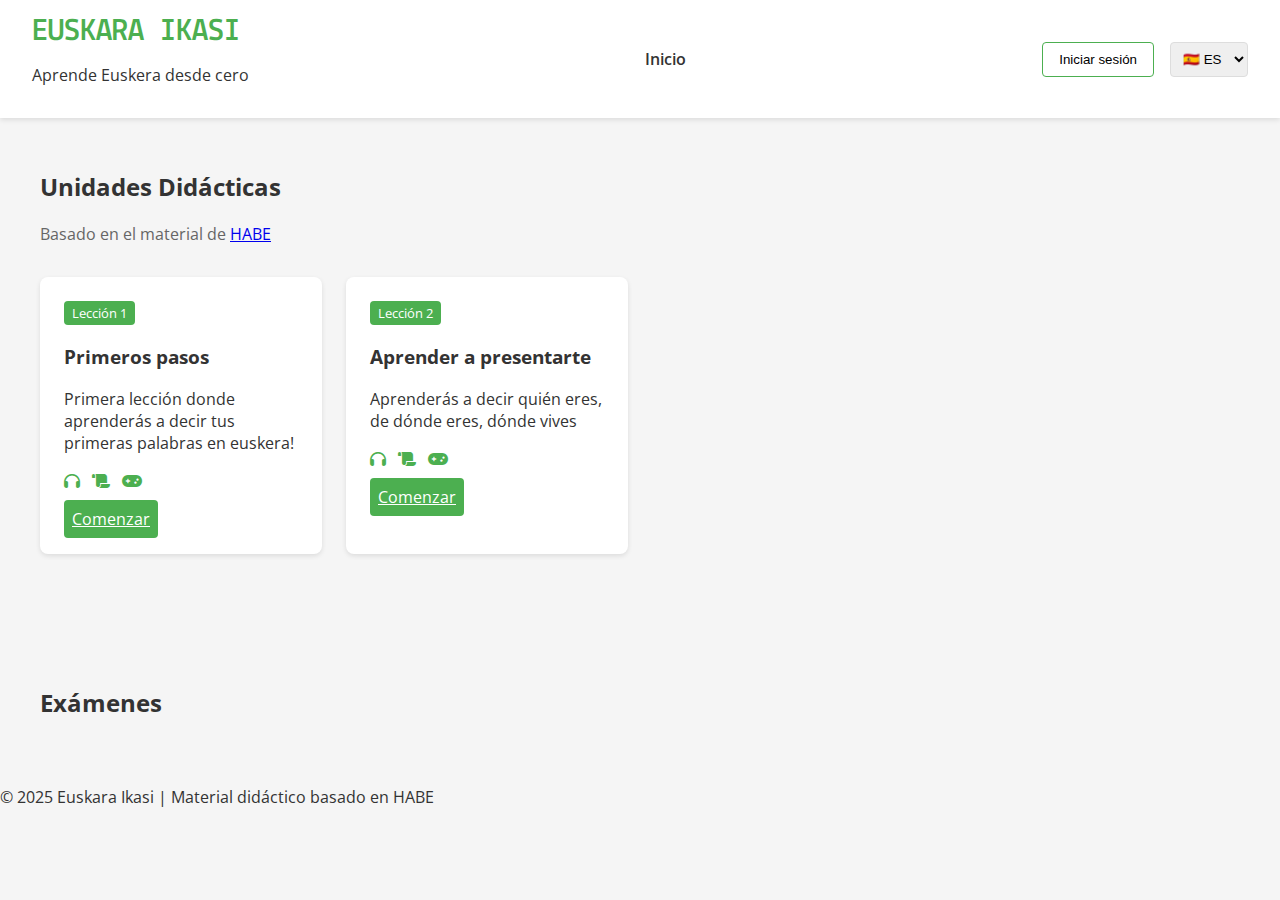
<file: desde_cero/listado_lecciones.html>
<!DOCTYPE html>
<html lang="eu">
<head>
    <meta charset="UTF-8">
    <meta name="viewport" content="width=device-width, initial-scale=1.0">
    <title>Ejercicios A1 | Euskara Ikasi</title>
    <link rel="stylesheet" href="styles.css">
    <link href="https://fonts.googleapis.com/css2?family=Open+Sans:wght@400;600&family=Lekton:wght@700&display=swap" rel="stylesheet">
    <link rel="stylesheet" href="https://cdnjs.cloudflare.com/ajax/libs/font-awesome/6.0.0-beta3/css/all.min.css">
</head>
<body>
    <!-- Cabecera (igual que index.html) -->
    <header class="header">
        <div class="logo">
            <h1>EUSKARA IKASI</h1>
            <p>Aprende Euskera desde cero</p>
        </div>
        <nav class="navbar">
            <ul>
                <li><a href="../index.html">Inicio</a></li>
                <!-- <li><a href="../ejercicios-a1.html" class="active">Ejercicios A1</a></li> -->
                <!-- <li><a href="#canciones">Canciones</a></li>
                <li><a href="#examenes">Exámenes</a></li> -->
            </ul>
        </nav>
        <div class="user-actions">
            <button class="btn-login">Iniciar sesión</button>
            <select class="language-selector">
                <option value="es">🇪🇸 ES</option>
                <option value="eu">🇪🇺 EU</option>
            </select>
        </div>
    </header>

    <!-- Contenido específico de Ejercicios A1 -->
    <section class="a1-container">
        <h2>Unidades Didácticas</h2>
        <p class="subtitle">Basado en el material de <a href="https://www.hiru.eus/es/e-ikasi/idiomas/ikasten" target="_blank">HABE</a></p>
        <!-- Listado de Unidades -->
        <div class="units-grid">
            <!-- Lección 1 -->
            <div class="unit-card">
                <div class="unit-header">
                    <span class="unit-number">Lección 1</span>
                </div>
                <h3>Primeros pasos</h3>
                <p>Primera lección donde aprenderás a decir tus primeras palabras en euskera!</p>
                <div class="unit-icons">
                    <i class="fas fa-headphones" title="Audio"></i>
                    <i class="fas fa-scroll" title="Texto"></i>
                    <i class="fas fa-gamepad" title="Ejercicio"></i>
                </div>
                <a href=leccion1.html target="_blank" class="btn-unit">Comenzar</a>
            </div>

            <div class="unit-card">
                <div class="unit-header">
                    <span class="unit-number">Lección 2</span>
                </div>
                <h3>Aprender a presentarte</h3>
                <p>Aprenderás a decir quién eres, de dónde eres, dónde vives</p>
                <div class="unit-icons">
                    <i class="fas fa-headphones" title="Audio"></i>
                    <i class="fas fa-scroll" title="Texto"></i>
                    <i class="fas fa-gamepad" title="Ejercicio"></i>
                </div>
                <a href=leccion2.html target="_blank" class="btn-unit">Comenzar</a>
            </div>

            <!-- Unidad 2 -->
            <!-- <div class="unit-card">
                <div class="unit-header">
                    <span class="unit-number">Lección 2</span>
                </div>
                <h3>Pronombres personales, orden de palabras en oración</h3>
                <p>En esta lección aprenderemos cuáles son los pronombres personales, el orden de palabras más común en las oraciones afirmativas y negativas</p>
                <div class="unit-icons">
                    <i class="fas fa-headphones" title="Audio"></i>
                    <i class="fas fa-scroll" title="Texto"></i>
                    <i class="fas fa-gamepad" title="Ejercicio"></i>
                </div>
                <a href=leccionA1_clase3.html target="_blank" class="btn-unit">Comenzar</a>
            </div> -->

            <!-- Más unidades... -->
        </div>

        
    </section>

    <section class="a1-container">
        <h2>Exámenes</h2>

    </section>

    <!-- Footer (igual que index.html) -->
    <footer class="footer">
        <p>© 2025 Euskara Ikasi | Material didáctico basado en HABE</p>
    </footer>

    <!-- JavaScript para filtros y ejercicios -->
    <script>



    </script>
</body>
</html>
</file>
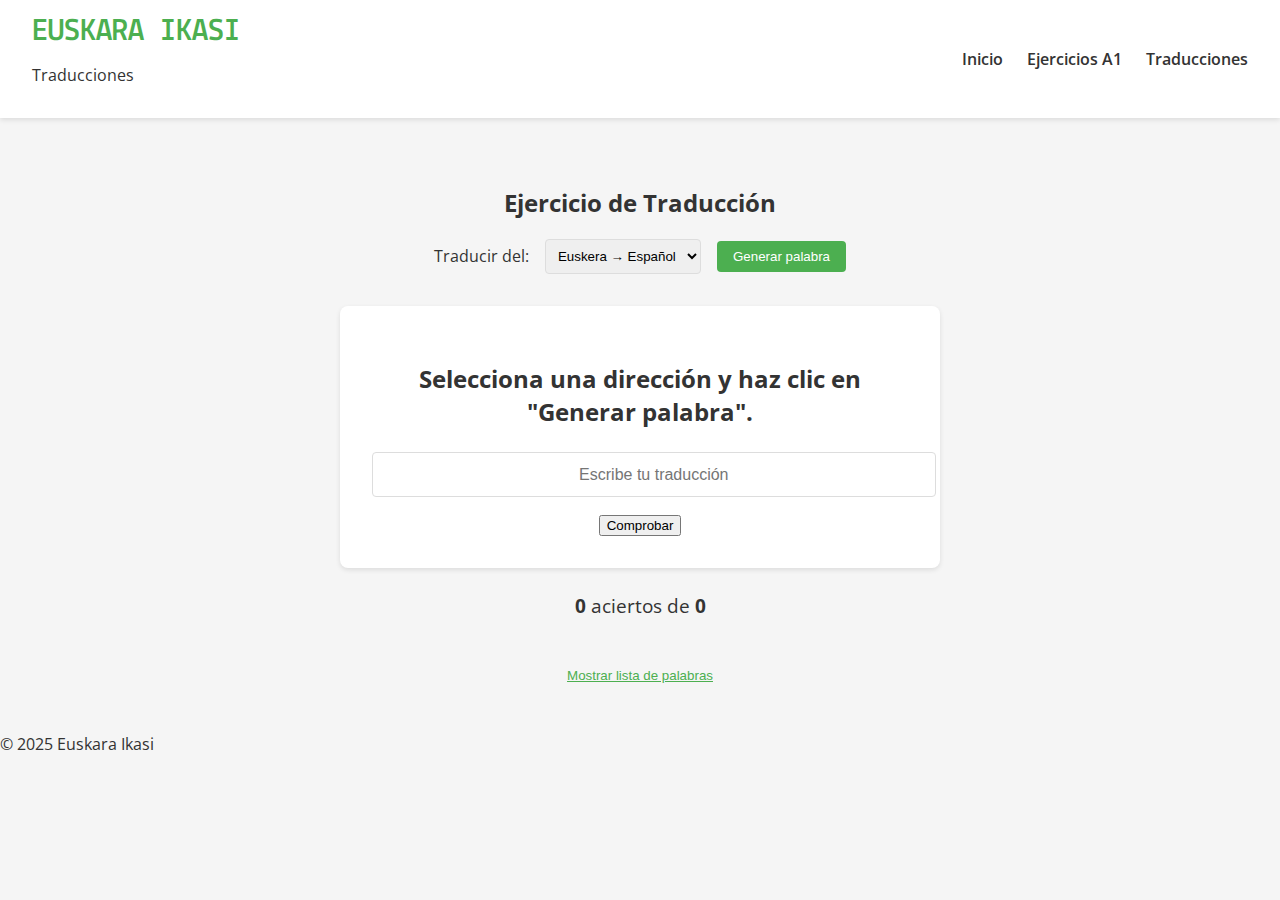
<file: juego_traducciones/traducciones.html>
<!DOCTYPE html>
<html lang="eu">
<head>
    <meta charset="UTF-8">
    <meta name="viewport" content="width=device-width, initial-scale=1.0">
    <title>Ejercicios de Traducción | Euskara Ikasi</title>
    <link rel="stylesheet" href="styles.css">
    <link href="https://fonts.googleapis.com/css2?family=Open+Sans:wght@400;600&family=Lekton:wght@700&display=swap" rel="stylesheet">
</head>
<body>
    <!-- Cabecera -->
    <header class="header">
        <div class="logo">
            <h1>EUSKARA IKASI</h1>
            <p>Traducciones</p>
        </div>
        <nav class="navbar">
            <ul>
                <li><a href="index.html">Inicio</a></li>
                <li><a href="ejercicios-a1.html">Ejercicios A1</a></li>
                <li><a href="traducciones.html" class="active">Traducciones</a></li>
            </ul>
        </nav>
    </header>

    <!-- Contenido principal -->
    <main class="translation-exercise">
        <h2>Ejercicio de Traducción</h2>
        
        <!-- Selector de dirección -->
        <div class="direction-selector">
            <label>Traducir del:</label>
            <select id="translationDirection">
                <option value="eus-esp">Euskera → Español</option>
                <option value="esp-eus">Español → Euskera</option>
            </select>
            <button class="btn-generate" onclick="generateWord()">Generar palabra</button>
        </div>

        <!-- Palabra a traducir -->
        <div class="word-display">
            <p id="wordToTranslate">Selecciona una dirección y haz clic en "Generar palabra".</p>
            <input type="text" id="userTranslation" placeholder="Escribe tu traducción">
            <button class="btn-check" onclick="checkTranslation()">Comprobar</button>
        </div>

        <!-- Feedback y progreso -->
        <div class="feedback-section">
            <p id="feedbackText"></p>
            <div class="progress-counter">
                <span id="correctCounter">0</span> aciertos de <span id="totalCounter">0</span>
            </div>
        </div>

        <!-- Lista de palabras (oculta inicialmente) -->
        <div class="word-list-toggle">
            <button onclick="toggleWordList()">Mostrar lista de palabras</button>
        </div>
        <div class="word-list" id="wordList" style="display: none;">
            <h3>Vocabulario</h3>
            <table id="vocabularyTable">
                <thead>
                    <tr>
                        <th>Euskera</th>
                        <th>Español</th>
                    </tr>
                </thead>
                <tbody></tbody>
            </table>
        </div>
    </main>

    <!-- Footer -->
    <footer class="footer">
        <p>© 2025 Euskara Ikasi</p>
    </footer>

    
     <script>
        // Variables globales
        let vocabulary = [];
        let currentWord = null;
        let correctAnswers = 0;
        let totalAttempts = 0;

        // Cargar JSON al iniciar
        async function loadVocabulary() {
            try {
                const response = await fetch('../data/coleccion_traducciones_1.json');
                if (!response.ok) throw new Error("Error al cargar el JSON");
                vocabulary = await response.json();
            } catch (error) {
                console.error("Error:", error);
                // Datos de respaldo si falla
                vocabulary = [
                    {"eus": "Hegazkina", "esp": "avión"},
                    {"eus": "Atea", "esp": "puerta"}
                ];
            }
        }

        // Generar palabra aleatoria
        function generateWord() {
            if (vocabulary.length === 0) {
                alert("Vocabulario no cargado. Intenta recargar la página.");
                return;
            }
            const direction = document.getElementById("translationDirection").value;
            const randomIndex = Math.floor(Math.random() * vocabulary.length);
            currentWord = vocabulary[randomIndex];

            document.getElementById("wordToTranslate").textContent = 
                (direction === "eus-esp") ? currentWord.eus : currentWord.esp;
            document.getElementById("userTranslation").value = "";
            document.getElementById("feedbackText").textContent = "";
        }

        // Comprobar traducción
        function checkTranslation() {
            const direction = document.getElementById("translationDirection").value;
            const userAnswer = document.getElementById("userTranslation").value.trim().toLowerCase();
            console.log("obtiene pal eus: " + currentWord.eus);
            console.log("obtiene pal esp: " + currentWord.esp);
            const correctAnswer = (direction === "eus-esp") 
                ? currentWord.esp.toLowerCase() 
                : currentWord.eus.toLowerCase();

            totalAttempts++;
            document.getElementById("totalCounter").textContent = totalAttempts;

            if (userAnswer === correctAnswer) {
                document.getElementById("feedbackText").textContent = "✅ ¡Correcto!";
                document.getElementById("feedbackText").style.color = "green";
                correctAnswers++;
                document.getElementById("correctCounter").textContent = correctAnswers;
            } else {
                document.getElementById("feedbackText").textContent = 
                    `❌ Incorrecto. La respuesta es: "${correctAnswer}"`;
                document.getElementById("feedbackText").style.color = "red";
            }
        }

        // Iniciar al cargar la página
        window.onload = loadVocabulary;
    </script>
</body>
</html>
</file>
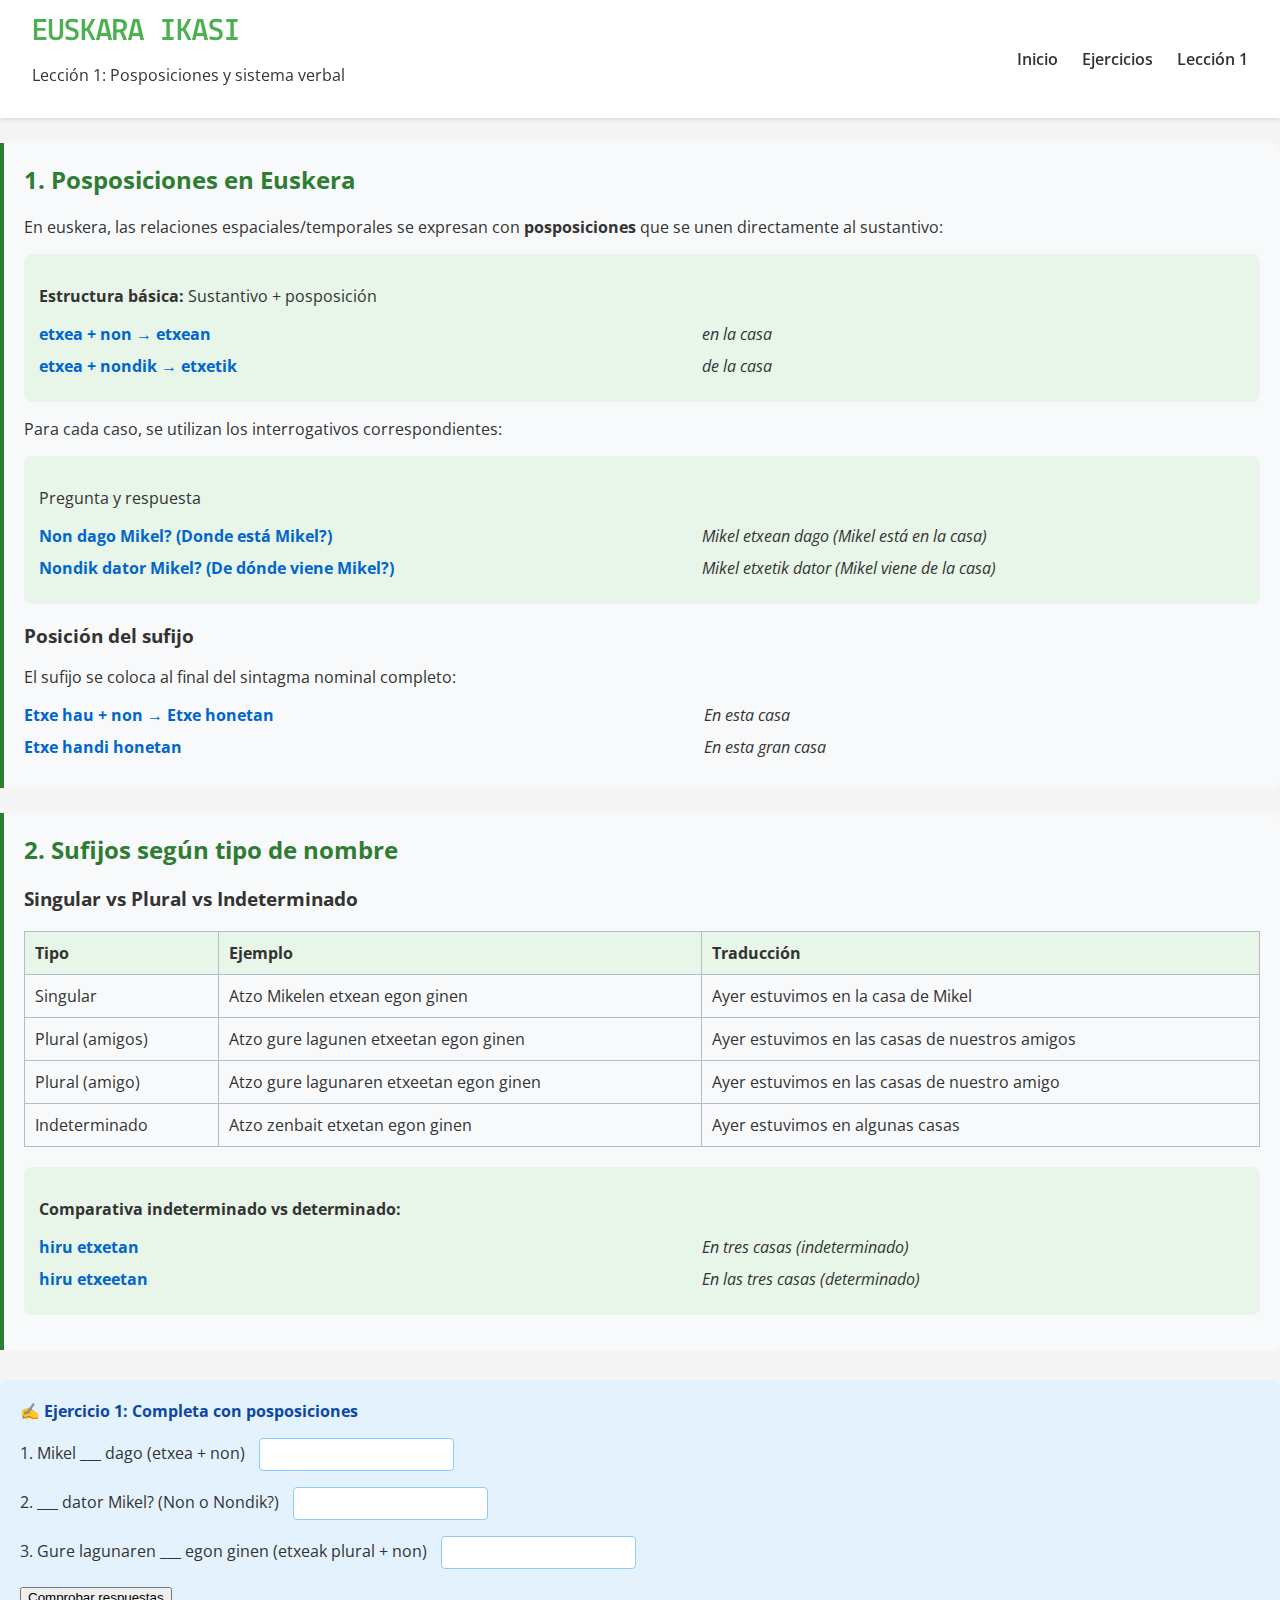
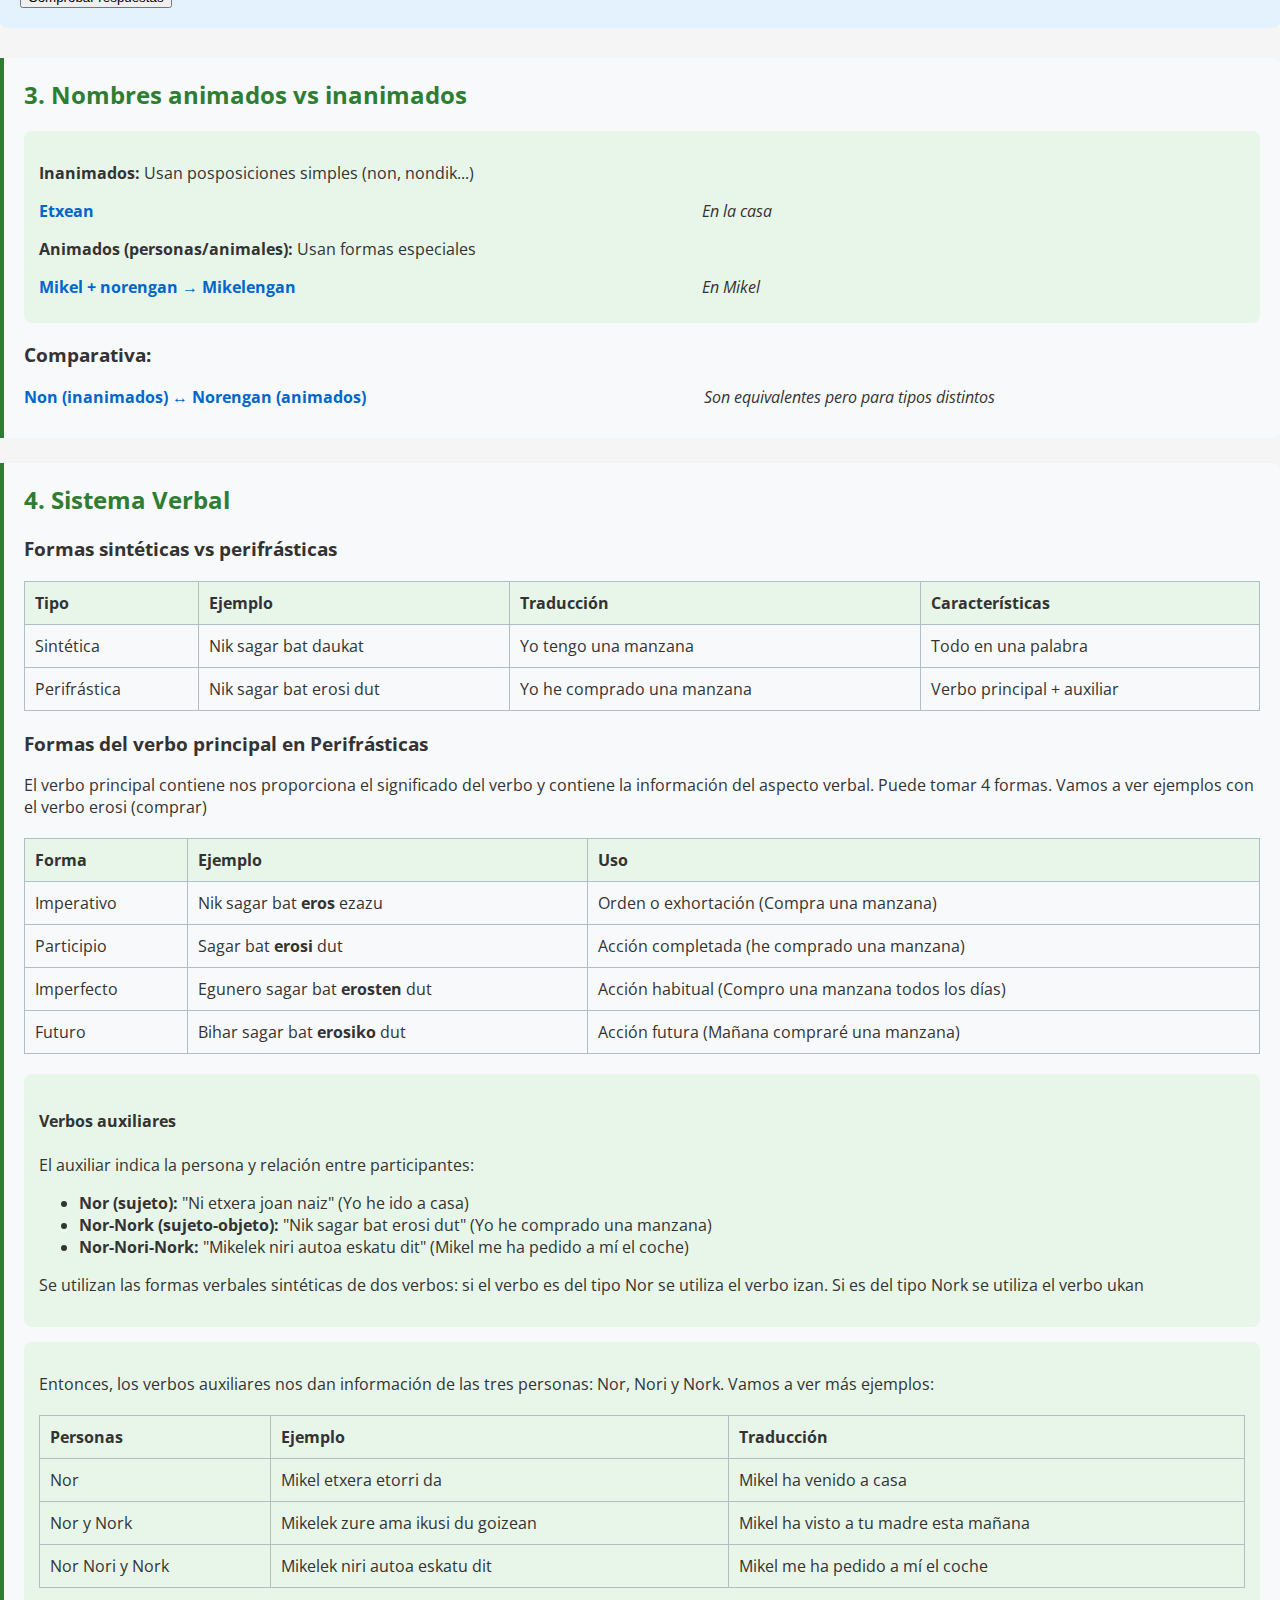
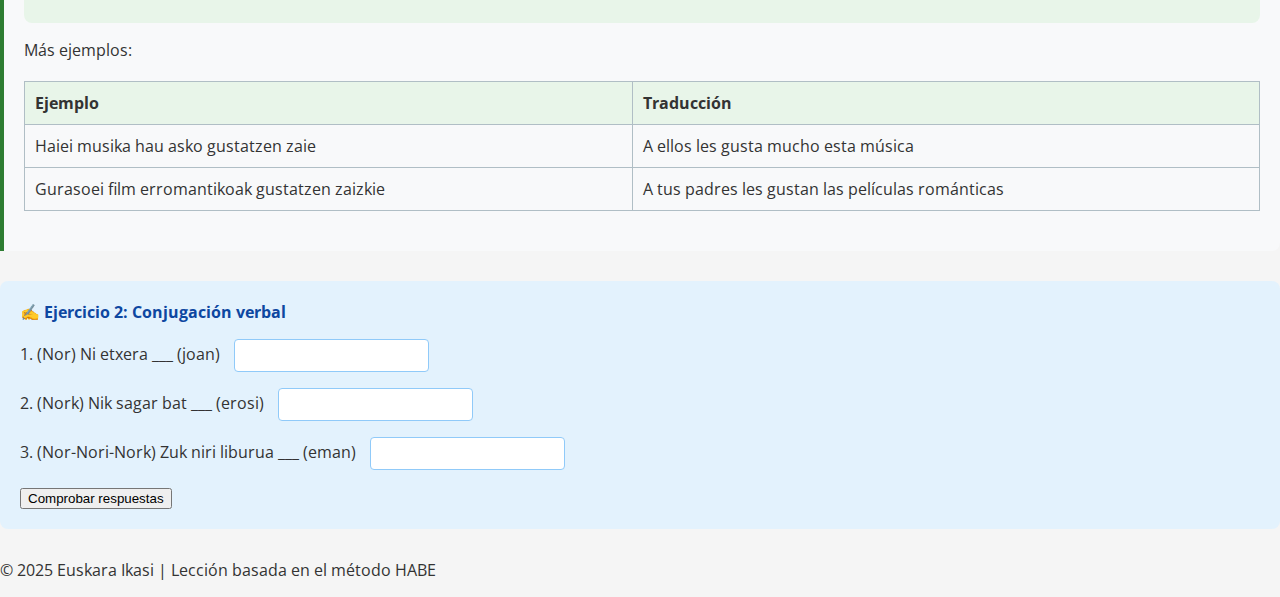
<file: lecciones/leccionA1_clase2.html>
<!DOCTYPE html>
<html lang="eu">
<head>
    <meta charset="UTF-8">
    <meta name="viewport" content="width=device-width, initial-scale=1.0">
    <title>Lección 1: Gramática Euskera | Euskara Ikasi</title>
    <link rel="stylesheet" href="styles.css">
    <link href="https://fonts.googleapis.com/css2?family=Open+Sans:wght@400;600&family=Lekton:wght@700&display=swap" rel="stylesheet">
    <style>
        /* Estilos mejorados para teoría */
        .theory-section {
            background-color: #f8f9fa;
            border-left: 4px solid #2e7d32;
            padding: 20px;
            margin: 25px 0;
            border-radius: 0 8px 8px 0;
        }
        .theory-title {
            color: #2e7d32;
            margin-top: 0;
        }
        .highlight-box {
            background-color: #e8f5e9;
            padding: 15px;
            border-radius: 8px;
            margin: 15px 0;
        }
        .example-pair {
            display: flex;
            margin: 10px 0;
        }
        .euskera {
            width: 45%;
            font-weight: bold;
            color: #0066cc;
        }
        .translation {
            width: 45%;
            margin-left: 10%;
            font-style: italic;
        }
        .interactive-exercise {
            background-color: #e3f2fd;
            padding: 20px;
            border-radius: 8px;
            margin: 30px 0;
        }
        .exercise-title {
            font-weight: bold;
            margin-bottom: 15px;
            color: #0d47a1;
        }
        input[type="text"] {
            padding: 8px;
            border: 1px solid #90caf9;
            border-radius: 4px;
            margin: 0 10px;
        }
        .feedback {
            margin-left: 10px;
            font-size: 0.9em;
        }
        .correct {
            color: #2e7d32;
        }
        .incorrect {
            color: #c62828;
        }
        .grammar-table {
            width: 100%;
            border-collapse: collapse;
            margin: 20px 0;
        }
        .grammar-table th, .grammar-table td {
            border: 1px solid #b0bec5;
            padding: 10px;
            text-align: left;
        }
        .grammar-table th {
            background-color: #e8f5e9;
        }
    </style>
</head>
<body>
    <header class="header">
        <div class="logo">
            <h1>EUSKARA IKASI</h1>
            <p>Lección 1: Posposiciones y sistema verbal</p>
        </div>
        <nav class="navbar">
            <ul>
                <li><a href="index.html">Inicio</a></li>
                <li><a href="ejercicios-a1.html">Ejercicios</a></li>
                <li><a href="#" class="active">Lección 1</a></li>
            </ul>
        </nav>
    </header>

    <main class="lesson-container">
        <!-- Introducción a posposiciones -->
        <section class="theory-section">
            <h2 class="theory-title">1. Posposiciones en Euskera</h2>
            <p>En euskera, las relaciones espaciales/temporales se expresan con <strong>posposiciones</strong> que se unen directamente al sustantivo:</p>
            
            <div class="highlight-box">
                <p><strong>Estructura básica:</strong> Sustantivo + posposición</p>
                <div class="example-pair">
                    <div class="euskera">etxea + non → etxean</div>
                    <div class="translation">en la casa</div>
                </div>
                <div class="example-pair">
                    <div class="euskera">etxea + nondik → etxetik</div>
                    <div class="translation">de la casa</div>
                </div>
                
            </div>
            <p>Para cada caso, se utilizan los interrogativos correspondientes:</p>
            <div class="highlight-box">
                <p>Pregunta y respuesta</p>
                 <div class="example-pair">
                    <div class="euskera">Non dago Mikel? (Donde está Mikel?)</div>
                    <div class="translation">Mikel etxean dago (Mikel está en la casa)</div>
                </div>
                <div class="example-pair">
                    <div class="euskera">Nondik dator Mikel? (De dónde viene Mikel?)</div>
                    <div class="translation">Mikel etxetik dator (Mikel viene de la casa)</div>
                </div>
            </div>
            
            
            <h3>Posición del sufijo</h3>
            <p>El sufijo se coloca al final del sintagma nominal completo:</p>
            <div class="example-pair">
                <div class="euskera">Etxe hau + non → Etxe honetan</div>
                <div class="translation">En esta casa</div>
            </div>
            <div class="example-pair">
                <div class="euskera">Etxe handi honetan</div>
                <div class="translation">En esta gran casa</div>
            </div>
        </section>

        <!-- Tipos de nombres -->
        <section class="theory-section">
            <h2 class="theory-title">2. Sufijos según tipo de nombre</h2>
            
            <h3>Singular vs Plural vs Indeterminado</h3>
            <table class="grammar-table">
                <tr>
                    <th>Tipo</th>
                    <th>Ejemplo</th>
                    <th>Traducción</th>
                </tr>
                <tr>
                    <td>Singular</td>
                    <td>Atzo Mikelen etxean egon ginen</td>
                    <td>Ayer estuvimos en la casa de Mikel</td>
                </tr>
                <tr>
                    <td>Plural (amigos)</td>
                    <td>Atzo gure lagunen etxeetan egon ginen</td>
                    <td>Ayer estuvimos en las casas de nuestros amigos</td>
                </tr>
                <tr>
                    <td>Plural (amigo)</td>
                    <td>Atzo gure lagunaren etxeetan egon ginen</td>
                    <td>Ayer estuvimos en las casas de nuestro amigo</td>
                </tr>
                <tr>
                    <td>Indeterminado</td>
                    <td>Atzo zenbait etxetan egon ginen</td>
                    <td>Ayer estuvimos en algunas casas</td>
                </tr>
            </table>
            
            <div class="highlight-box">
                <p><strong>Comparativa indeterminado vs determinado:</strong></p>
                <div class="example-pair">
                    <div class="euskera">hiru etxetan</div>
                    <div class="translation">En tres casas (indeterminado)</div>
                </div>
                <div class="example-pair">
                    <div class="euskera">hiru etxeetan</div>
                    <div class="translation">En las tres casas (determinado)</div>
                </div>
            </div>
        </section>

        <!-- Ejercicio 1 -->
        <section class="interactive-exercise">
            <div class="exercise-title">✍️ Ejercicio 1: Completa con posposiciones</div>
            <p>1. Mikel ___ dago (etxea + non) <input type="text" id="ex1-1"> <span class="feedback" id="fb1-1"></span></p>
            <p>2. ___ dator Mikel? (Non o Nondik?) <input type="text" id="ex1-2"> <span class="feedback" id="fb1-2"></span></p>
            <p>3. Gure lagunaren ___ egon ginen (etxeak plural + non) <input type="text" id="ex1-3"> <span class="feedback" id="fb1-3"></span></p>
            <button onclick="checkExercise1()">Comprobar respuestas</button>
        </section>

        <!-- Animados vs inanimados -->
        <section class="theory-section">
            <h2 class="theory-title">3. Nombres animados vs inanimados</h2>
            
            <div class="highlight-box">
                <p><strong>Inanimados:</strong> Usan posposiciones simples (non, nondik...)</p>
                <div class="example-pair">
                    <div class="euskera">Etxean</div>
                    <div class="translation">En la casa</div>
                </div>
                
                <p><strong>Animados (personas/animales):</strong> Usan formas especiales</p>
                <div class="example-pair">
                    <div class="euskera">Mikel + norengan → Mikelengan</div>
                    <div class="translation">En Mikel</div>
                </div>
            </div>
            
            <h3>Comparativa:</h3>
            <div class="example-pair">
                <div class="euskera">Non (inanimados) ↔ Norengan (animados)</div>
                <div class="translation">Son equivalentes pero para tipos distintos</div>
            </div>
        </section>

        <!-- Sistema verbal -->
        <section class="theory-section">
            <h2 class="theory-title">4. Sistema Verbal</h2>
            
            <h3>Formas sintéticas vs perifrásticas</h3>
            <table class="grammar-table">
                <tr>
                    <th>Tipo</th>
                    <th>Ejemplo</th>
                    <th>Traducción</th>
                    <th>Características</th>
                </tr>
                <tr>
                    <td>Sintética</td>
                    <td>Nik sagar bat daukat</td>
                    <td>Yo tengo una manzana</td>
                    <td>Todo en una palabra</td>
                </tr>
                <tr>
                    <td>Perifrástica</td>
                    <td>Nik sagar bat erosi dut</td>
                    <td>Yo he comprado una manzana</td>
                    <td>Verbo principal + auxiliar</td>
                </tr>
            </table>
            
            <h3>Formas del verbo principal en Perifrásticas</h3>
            <p>El verbo principal contiene nos proporciona el significado del verbo y contiene la información del aspecto verbal. Puede tomar 4 formas. Vamos a ver ejemplos con el verbo erosi (comprar)</p>
            <table class="grammar-table">
                <tr>
                    <th>Forma</th>
                    <th>Ejemplo</th>
                    <th>Uso</th>
                </tr>
                <tr>
                    <td>Imperativo</td>
                    <td>Nik sagar bat <strong>eros</strong> ezazu</td>
                    <td>Orden o exhortación (Compra una manzana)</td>
                </tr>
                <tr>
                    <td>Participio</td>
                    <td>Sagar bat <strong>erosi</strong> dut</td>
                    <td>Acción completada (he comprado una manzana)</td>
                </tr>
                <tr>
                    <td>Imperfecto</td>
                    <td>Egunero sagar bat <strong>erosten</strong> dut</td>
                    <td>Acción habitual (Compro una manzana todos los días)</td>
                </tr>
                <tr>
                    <td>Futuro</td>
                    <td>Bihar sagar bat <strong>erosiko</strong> dut</td>
                    <td>Acción futura (Mañana compraré una manzana)</td>
                </tr>
            </table>
            
            <div class="highlight-box">
                <h4>Verbos auxiliares</h4>
                <p>El auxiliar indica la persona y relación entre participantes:</p>
                <ul>
                    <li><strong>Nor (sujeto):</strong> "Ni etxera joan naiz" (Yo he ido a casa)</li>
                    <li><strong>Nor-Nork (sujeto-objeto):</strong> "Nik sagar bat erosi dut" (Yo he comprado una manzana)</li>
                    <li><strong>Nor-Nori-Nork:</strong> "Mikelek niri autoa eskatu dit" (Mikel me ha pedido a mí el coche)</li>
                </ul>
                <p>Se utilizan las formas verbales sintéticas de dos verbos: si el verbo es del tipo Nor se utiliza el verbo izan. Si es del tipo Nork se utiliza el verbo ukan</p>
                
            </div>
            <div class="highlight-box">
                <p>Entonces, los verbos auxiliares nos dan información de las tres personas: Nor, Nori y Nork. Vamos a ver más ejemplos:</p>
                <table class="grammar-table">
                <tr>
                    <th>Personas</th>
                    <th>Ejemplo</th>
                    <th>Traducción</th>
                </tr>
                <tr>
                    <td>Nor</td>
                    <td>Mikel etxera etorri da</td>
                    <td>Mikel ha venido a casa</td>
                </tr>
                <tr>
                    <td>Nor y Nork</td>
                    <td>Mikelek zure ama ikusi du goizean</td>
                    <td>Mikel ha visto a tu madre esta mañana</td>
                </tr>
                <tr>
                    <td>Nor Nori y Nork</td>
                    <td>Mikelek niri autoa eskatu dit</td>
                    <td>Mikel me ha pedido a mí el coche</td>
                </tr>
                </table>
            </div>
            <div>
                <p>Más ejemplos:</p>
                <table class="grammar-table">
                <tr>
                    <th>Ejemplo</th>
                    <th>Traducción</th>
                </tr>
                <tr>
                    <td>Haiei musika hau asko gustatzen zaie</td>
                    <td>A ellos les gusta mucho esta música</td>
                </tr>
                <tr>
                    <td>Gurasoei film erromantikoak gustatzen zaizkie</td>
                    <td>A tus padres les gustan las películas románticas</td>
                </tr>
                </table>
            </div>
        </section>

        <!-- Ejercicio 2 -->
        <section class="interactive-exercise">
            <div class="exercise-title">✍️ Ejercicio 2: Conjugación verbal</div>
            <p>1. (Nor) Ni etxera ___ (joan) <input type="text" id="ex2-1"> <span class="feedback" id="fb2-1"></span></p>
            <p>2. (Nork) Nik sagar bat ___ (erosi) <input type="text" id="ex2-2"> <span class="feedback" id="fb2-2"></span></p>
            <p>3. (Nor-Nori-Nork) Zuk niri liburua ___ (eman) <input type="text" id="ex2-3"> <span class="feedback" id="fb2-3"></span></p>
            <button onclick="checkExercise2()">Comprobar respuestas</button>
        </section>
    </main>

    <footer class="footer">
        <p>© 2025 Euskara Ikasi | Lección basada en el método HABE</p>
    </footer>

    <script>
        // Ejercicio 1 - Posposiciones
        function checkExercise1() {
            const answers = {
                "ex1-1": "etxean",
                "ex1-2": "nondik",
                "ex1-3": "etxeetan"
            };
            
            checkAnswers(answers, 1);
        }

        // Ejercicio 2 - Verbos
        function checkExercise2() {
            const answers = {
                "ex2-1": "joan naiz",
                "ex2-2": "erosi dut",
                "ex2-3": "eman didazu"
            };
            
            checkAnswers(answers, 2);
        }

        // Función genérica para verificar respuestas

        function checkAnswers(answers, exerciseNum) {
            let allCorrect = true;
            
            for (const [id, answer] of Object.entries(answers)) {
                // Extraer el número de pregunta (1, 2, 3) del ID (ex1-1 → 1)
                const questionNum = id.split('-')[1];
                const userAnswer = document.getElementById(id).value.trim().toLowerCase();
                // Cambiar "fb" + id por "fb" + exerciseNum + "-" + questionNum
                const feedback = document.getElementById(`fb${exerciseNum}-${questionNum}`);
                
                if (userAnswer === answer.toLowerCase()) {
                    feedback.textContent = "✓ Correcto";
                    feedback.className = "feedback correct";
                } else {
                    feedback.textContent = `✗ Debería ser: ${answer}`;
                    feedback.className = "feedback incorrect";
                    allCorrect = false;
                }
            }
            
            if (allCorrect) {
                alert(`¡Perfecto! Has completado el ejercicio ${exerciseNum} correctamente.`);
            }
        }
        
    </script>
</body>
</html>
</file>
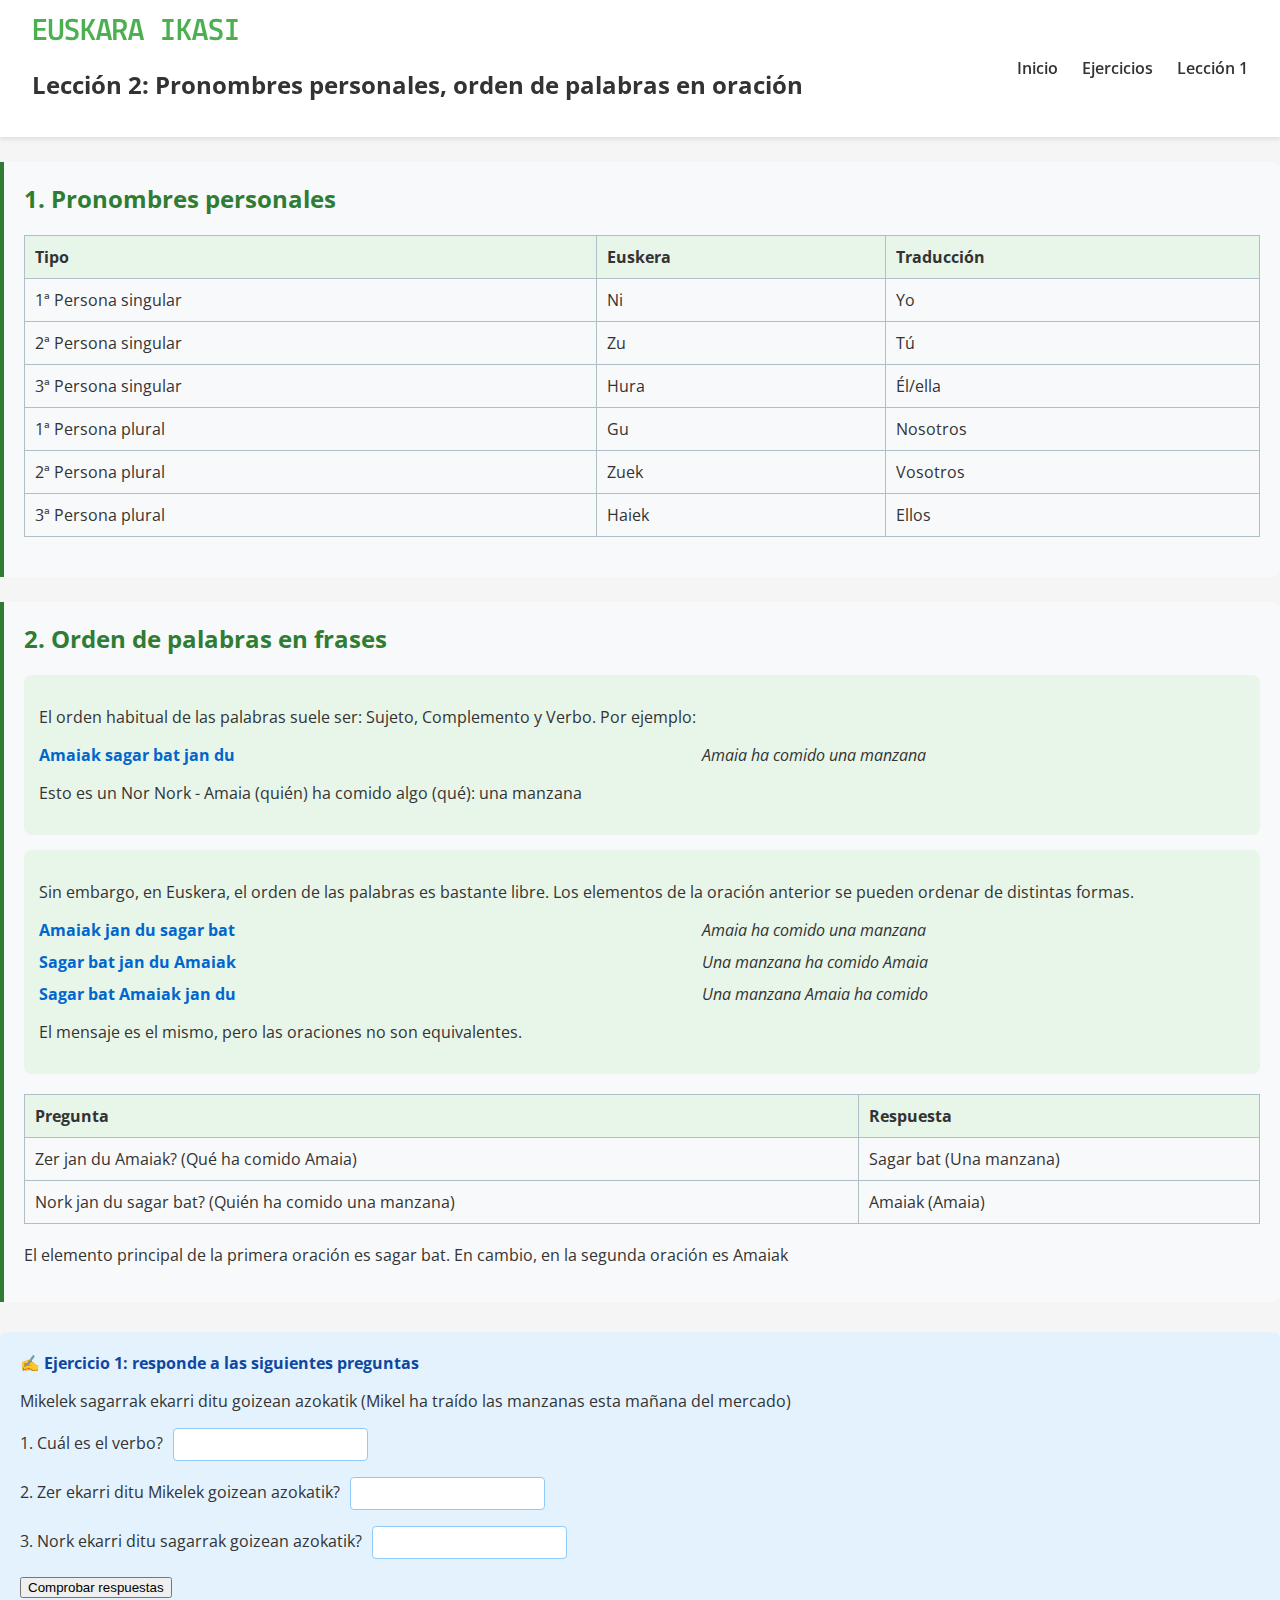
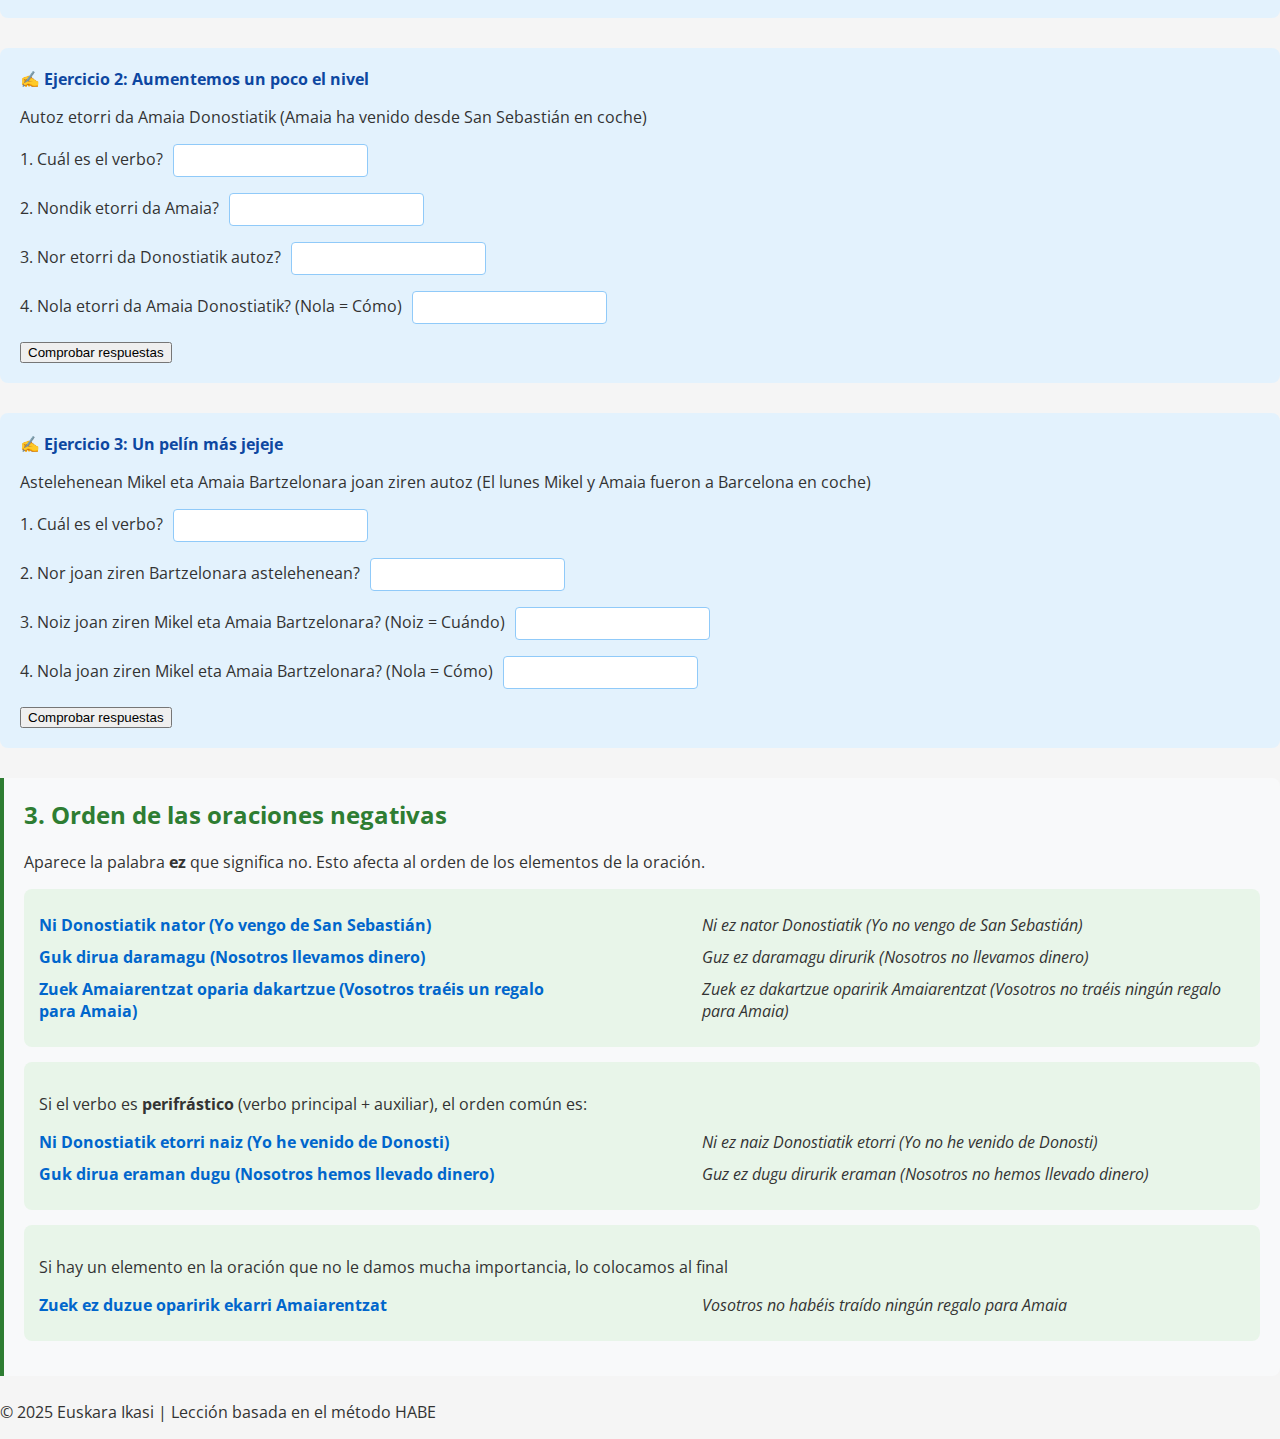
<file: lecciones/leccionA1_clase3.html>
<!DOCTYPE html>
<html lang="eu">
<head>
    <meta charset="UTF-8">
    <meta name="viewport" content="width=device-width, initial-scale=1.0">
    <title>Lección 2: Pronombres personales, orden de palabras en oración | Euskara Ikasi</title>
    <link rel="stylesheet" href="styles.css">
    <link href="https://fonts.googleapis.com/css2?family=Open+Sans:wght@400;600&family=Lekton:wght@700&display=swap" rel="stylesheet">
    <style>
        /* Estilos mejorados para teoría */
        .theory-section {
            background-color: #f8f9fa;
            border-left: 4px solid #2e7d32;
            padding: 20px;
            margin: 25px 0;
            border-radius: 0 8px 8px 0;
        }
        .theory-title {
            color: #2e7d32;
            margin-top: 0;
        }
        .highlight-box {
            background-color: #e8f5e9;
            padding: 15px;
            border-radius: 8px;
            margin: 15px 0;
        }
        .example-pair {
            display: flex;
            margin: 10px 0;
        }
        .euskera {
            width: 45%;
            font-weight: bold;
            color: #0066cc;
        }
        .translation {
            width: 45%;
            margin-left: 10%;
            font-style: italic;
        }
        .interactive-exercise {
            background-color: #e3f2fd;
            padding: 20px;
            border-radius: 8px;
            margin: 30px 0;
        }
        .exercise-title {
            font-weight: bold;
            margin-bottom: 15px;
            color: #0d47a1;
        }
        input[type="text"] {
            padding: 8px;
            border: 1px solid #90caf9;
            border-radius: 4px;
            margin: 0 10px;
        }
        .feedback {
            margin-left: 10px;
            font-size: 0.9em;
        }
        .correct {
            color: #2e7d32;
        }
        .incorrect {
            color: #c62828;
        }
        .grammar-table {
            width: 100%;
            border-collapse: collapse;
            margin: 20px 0;
        }
        .grammar-table th, .grammar-table td {
            border: 1px solid #b0bec5;
            padding: 10px;
            text-align: left;
        }
        .grammar-table th {
            background-color: #e8f5e9;
        }
    </style>
</head>
<body>
    <header class="header">
        <div class="logo">
            <h1>EUSKARA IKASI</h1>
            <h2>Lección 2: Pronombres personales, orden de palabras en oración</h2>
        </div>
        <nav class="navbar">
            <ul>
                <li><a href="index.html">Inicio</a></li>
                <li><a href="ejercicios-a1.html">Ejercicios</a></li>
                <li><a href="#" class="active">Lección 1</a></li>
            </ul>
        </nav>
    </header>

    <main class="lesson-container">
        <!-- Pronombres personales -->
        <section class="theory-section">
            <h2 class="theory-title">1. Pronombres personales</h2>
            <table class="grammar-table">
                <tr>
                    <th>Tipo</th>
                    <th>Euskera</th>
                    <th>Traducción</th>
                </tr>
                <tr>
                    <td>1ª Persona singular</td>
                    <td>Ni</td>
                    <td>Yo</td>
                </tr>
                <tr>
                    <td>2ª Persona singular</td>
                    <td>Zu</td>
                    <td>Tú</td>
                </tr>
                <tr>
                    <td>3ª Persona singular</td>
                    <td>Hura</td>
                    <td>Él/ella</td>
                </tr>
                <tr>
                    <td>1ª Persona plural</td>
                    <td>Gu</td>
                    <td>Nosotros</td>
                </tr>
                <tr>
                    <td>2ª Persona plural</td>
                    <td>Zuek</td>
                    <td>Vosotros</td>
                </tr>
                <tr>
                    <td>3ª Persona plural</td>
                    <td>Haiek</td>
                    <td>Ellos</td>
                </tr>
            </table>
            
        </section>

        <!-- Tipos de nombres -->
        <section class="theory-section">
            <h2 class="theory-title">2. Orden de palabras en frases</h2>
            
            
            
            <div class="highlight-box">
                <p>El orden habitual de las palabras suele ser: Sujeto, Complemento y Verbo. Por ejemplo:</p>
                <div class="example-pair">
                    <div class="euskera">Amaiak sagar bat jan du</div>
                    <div class="translation">Amaia ha comido una manzana</div>
                </div>
                <p>Esto es un Nor Nork - Amaia (quién) ha comido algo (qué): una manzana </p>
            </div>
            
            <div class="highlight-box">
                <p>Sin embargo, en Euskera, el orden de las palabras es bastante libre. Los elementos de la oración anterior se pueden ordenar de distintas formas.</p>
                
                <div class="example-pair">
                    <div class="euskera">Amaiak jan du sagar bat</div>
                    <div class="translation">Amaia ha comido una manzana</div>
                </div>
                <div class="example-pair">
                    <div class="euskera">Sagar bat jan du Amaiak</div>
                    <div class="translation">Una manzana ha comido Amaia</div>
                </div>
                <div class="example-pair">
                    <div class="euskera">Sagar bat Amaiak jan du</div>
                    <div class="translation">Una manzana Amaia ha comido</div>
                </div>
                <p>El mensaje es el mismo, pero las oraciones no son equivalentes.</p>
            </div>
            <table class="grammar-table">
                <tr>
                    <th>Pregunta</th>
                    <th>Respuesta</th>
                </tr>
                <tr>
                    <td>Zer jan du Amaiak? (Qué ha comido Amaia)</td>
                    <td>Sagar bat (Una manzana)</td>
                </tr>
                <tr>
                    <td>Nork jan du sagar bat? (Quién ha comido una manzana)</td>
                    <td>Amaiak (Amaia)</td>
                </tr>
            </table>
            <p>El elemento principal de la primera oración es sagar bat. En cambio, en la segunda oración es Amaiak</p>
        </section>

        <!-- Ejercicio 1 -->
        <section class="interactive-exercise">
            <div class="exercise-title">✍️ Ejercicio 1: responde a las siguientes preguntas</div>
            <p>Mikelek sagarrak ekarri ditu goizean azokatik (Mikel ha traído las manzanas esta mañana del mercado)</p>
            <p>1. Cuál es el verbo?<input type="text" id="ex1-1"> <span class="feedback" id="fb1-1"></span></p>
            <p>2. Zer ekarri ditu Mikelek goizean azokatik?<input type="text" id="ex1-2"> <span class="feedback" id="fb1-2"></span></p>
            <p>3. Nork ekarri ditu sagarrak goizean azokatik?<input type="text" id="ex1-3"> <span class="feedback" id="fb1-3"></span></p>
            <button onclick="checkExercise1()">Comprobar respuestas</button>
        </section>

        <!-- Ejercicio 2 -->
        <section class="interactive-exercise">
            <div class="exercise-title">✍️ Ejercicio 2: Aumentemos un poco el nivel</div>
            <p>Autoz etorri da Amaia Donostiatik (Amaia ha venido desde San Sebastián en coche)</p>
            <p>1. Cuál es el verbo?<input type="text" id="ex2-1"> <span class="feedback" id="fb2-1"></span></p>
            <p>2. Nondik etorri da Amaia?<input type="text" id="ex2-3"> <span class="feedback" id="fb2-3"></span></p>
            <p>3. Nor etorri da Donostiatik autoz?<input type="text" id="ex2-4"> <span class="feedback" id="fb2-4"></span></p>
            <p>4. Nola etorri da Amaia Donostiatik? (Nola = Cómo)<input type="text" id="ex2-5"> <span class="feedback" id="fb2-5"></span></p>
            <button onclick="checkExercise2()">Comprobar respuestas</button>
        </section>

        <!-- Ejercicio 3 -->
        <section class="interactive-exercise">
            <div class="exercise-title">✍️ Ejercicio 3: Un pelín más jejeje</div>
            <p>Astelehenean Mikel eta Amaia Bartzelonara joan ziren autoz (El lunes Mikel y Amaia fueron a Barcelona en coche)</p>
            <p>1. Cuál es el verbo?<input type="text" id="ex3-1"> <span class="feedback" id="fb3-1"></span></p>
            <p>2. Nor joan ziren Bartzelonara astelehenean?<input type="text" id="ex3-2"> <span class="feedback" id="fb3-2"></span></p>
            <p>3. Noiz joan ziren Mikel eta Amaia Bartzelonara? (Noiz = Cuándo)<input type="text" id="ex3-3"> <span class="feedback" id="fb3-3"></span></p>
            <p>4. Nola joan ziren Mikel eta Amaia Bartzelonara? (Nola = Cómo)<input type="text" id="ex3-4"> <span class="feedback" id="fb3-4"></span></p>
            <button onclick="checkExercise3()">Comprobar respuestas</button>
        </section>

        
        <section class="theory-section">
            <h2 class="theory-title">3. Orden de las oraciones negativas</h2>
            <p>Aparece la palabra <strong>ez</strong> que significa no. Esto afecta al orden de los elementos de la oración.</p>
            <div class="highlight-box">
                <div class="example-pair">
                    <div class="euskera">Ni Donostiatik nator (Yo vengo de San Sebastián)</div>
                    <div class="translation">Ni ez nator Donostiatik (Yo no vengo de San Sebastián)</div>
                </div>
                <div class="example-pair">
                    <div class="euskera">Guk dirua daramagu (Nosotros llevamos dinero)</div>
                    <div class="translation">Guz ez daramagu dirurik (Nosotros no llevamos dinero)</div>
                </div>
                <div class="example-pair">
                    <div class="euskera">Zuek Amaiarentzat oparia dakartzue (Vosotros traéis un regalo para Amaia)</div>
                    <div class="translation">Zuek ez dakartzue oparirik Amaiarentzat (Vosotros no traéis ningún regalo para Amaia)</div>
                </div>
            </div>
            <div class="highlight-box">
                <p>Si el verbo es <strong>perifrástico</strong> (verbo principal + auxiliar), el orden común es:</p>
                <div class="example-pair">
                    <div class="euskera">Ni Donostiatik etorri naiz (Yo he venido de Donosti)</div>
                    <div class="translation">Ni ez naiz Donostiatik etorri (Yo no he venido de Donosti)</div>
                </div>
                <div class="example-pair">
                    <div class="euskera">Guk dirua eraman dugu (Nosotros hemos llevado dinero)</div>
                    <div class="translation">Guz ez dugu dirurik eraman (Nosotros no hemos llevado dinero)</div>
                </div>
                
            </div>
            <div class="highlight-box">
                <p>Si hay un elemento en la oración que no le damos mucha importancia, lo colocamos al final</p>
                <div class="example-pair">
                    <div class="euskera">Zuek ez duzue oparirik ekarri Amaiarentzat</div>
                    <div class="translation">Vosotros no habéis traído ningún regalo para Amaia</div>
                </div>
            </div>
            
            
        </section>

    </main>

    <footer class="footer">
        <p>© 2025 Euskara Ikasi | Lección basada en el método HABE</p>
    </footer>

    <script>
        // Ejercicio 1
        function checkExercise1() {
            const answers = {
                "ex1-1": "ekarri ditu",
                "ex1-2": "sagarrak",
                "ex1-3": "Mikelek"
            };
            
            checkAnswers(answers, 1);
        }

        // Ejercicio 2
        function checkExercise2() {
            const answers = {
                "ex2-1": "etorri da",
                "ex2-3": "Donostiatik",
                "ex2-4": "Amaia",
                "ex2-5": "Autoz"
            };
            
            checkAnswers(answers, 2);
        }
        // Ejercicio 3
        function checkExercise3() {
            const answers = {
                "ex3-1": "joan ziren",
                "ex3-2": "Mikel eta Amaia",
                "ex3-3": "Astelehenean",
                "ex3-4": "autoz",
            };
            
            checkAnswers(answers, 3);
        }
        

        // Función genérica para verificar respuestas

        function checkAnswers(answers, exerciseNum) {
            let allCorrect = true;
            
            for (const [id, answer] of Object.entries(answers)) {
                // Extraer el número de pregunta (1, 2, 3) del ID (ex1-1 → 1)
                const questionNum = id.split('-')[1];
                const userAnswer = document.getElementById(id).value.trim().toLowerCase();
                // Cambiar "fb" + id por "fb" + exerciseNum + "-" + questionNum
                const feedback = document.getElementById(`fb${exerciseNum}-${questionNum}`);
                
                if (userAnswer === answer.toLowerCase()) {
                    feedback.textContent = "✓ Correcto";
                    feedback.className = "feedback correct";
                } else {
                    feedback.textContent = `✗ Debería ser: ${answer}`;
                    feedback.className = "feedback incorrect";
                    allCorrect = false;
                }
            }
            
            if (allCorrect) {
                alert(`¡Perfecto! Has completado el ejercicio ${exerciseNum} correctamente.`);
            }
        }
        
    </script>
</body>
</html>
</file>
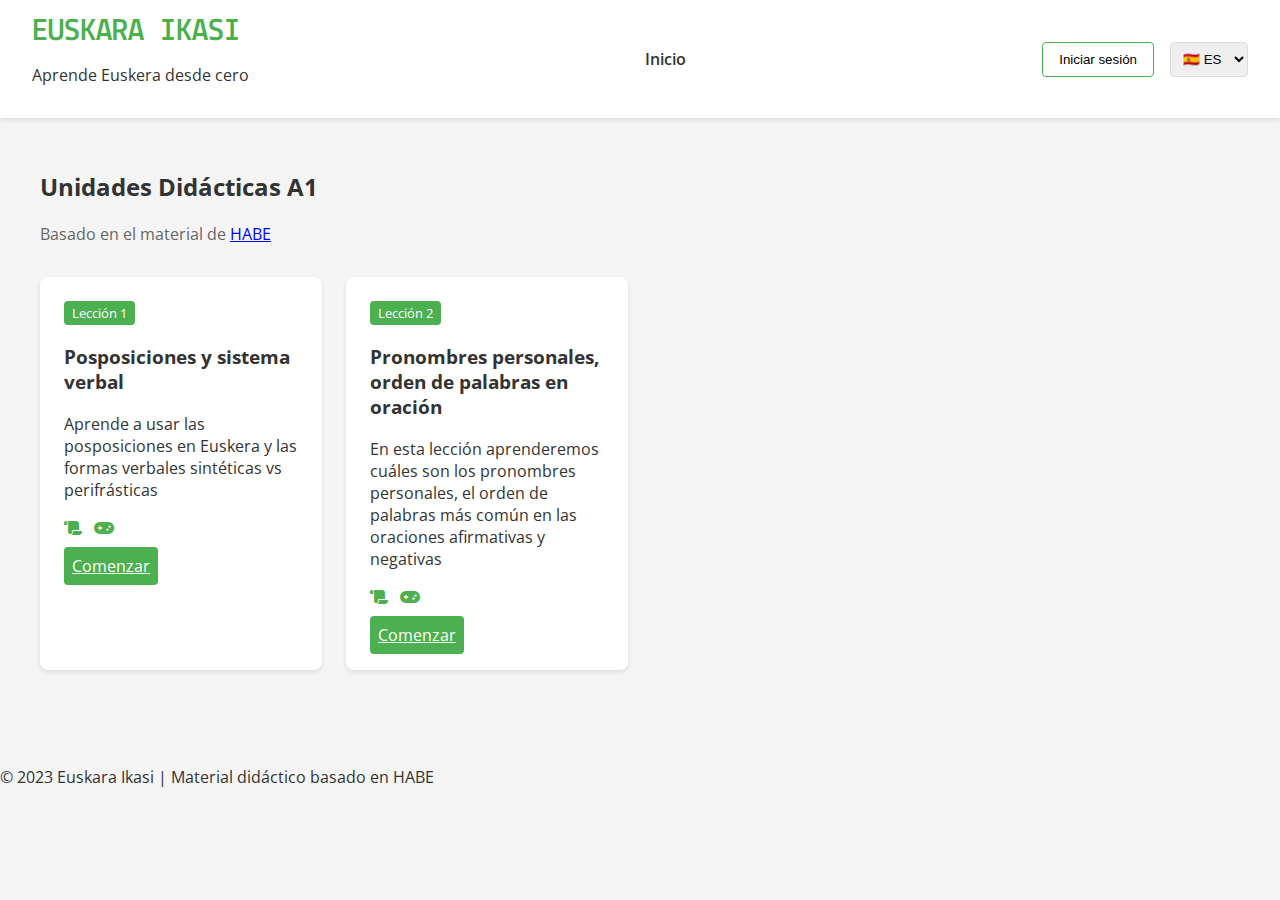
<file: lecciones/listado_lecciones.html>
<!DOCTYPE html>
<html lang="eu">
<head>
    <meta charset="UTF-8">
    <meta name="viewport" content="width=device-width, initial-scale=1.0">
    <title>Ejercicios A1 | Euskara Ikasi</title>
    <link rel="stylesheet" href="styles.css">
    <link href="https://fonts.googleapis.com/css2?family=Open+Sans:wght@400;600&family=Lekton:wght@700&display=swap" rel="stylesheet">
    <link rel="stylesheet" href="https://cdnjs.cloudflare.com/ajax/libs/font-awesome/6.0.0-beta3/css/all.min.css">
</head>
<body>
    <!-- Cabecera (igual que index.html) -->
    <header class="header">
        <div class="logo">
            <h1>EUSKARA IKASI</h1>
            <p>Aprende Euskera desde cero</p>
        </div>
        <nav class="navbar">
            <ul>
                <li><a href="../index.html">Inicio</a></li>
                <!-- <li><a href="../ejercicios-a1.html" class="active">Ejercicios A1</a></li> -->
                <!-- <li><a href="#canciones">Canciones</a></li>
                <li><a href="#examenes">Exámenes</a></li> -->
            </ul>
        </nav>
        <div class="user-actions">
            <button class="btn-login">Iniciar sesión</button>
            <select class="language-selector">
                <option value="es">🇪🇸 ES</option>
                <option value="eu">🇪🇺 EU</option>
            </select>
        </div>
    </header>

    <!-- Contenido específico de Ejercicios A1 -->
    <section class="a1-container">
        <h2>Unidades Didácticas A1</h2>
        <p class="subtitle">Basado en el material de <a href="https://www.hiru.eus/es/e-ikasi/idiomas/ikasten" target="_blank">HABE</a></p>
        
        <!-- Filtros -->
        <!-- <div class="filters">
            <button class="filter-btn active">Todas</button>
            <button class="filter-btn">Vocabulario</button>
            <button class="filter-btn">Gramática</button>
            <button class="filter-btn">Audios</button>
            <button class="filter-btn">Vídeos</button>
        </div> -->

        <!-- Listado de Unidades -->
        <div class="units-grid">
            <!-- Lección 1 -->
            <div class="unit-card">
                <div class="unit-header">
                    <span class="unit-number">Lección 1</span>
                    <!-- <span class="unit-tag">Saludos</span> -->
                </div>
                <h3>Posposiciones y sistema verbal</h3>
                <p>Aprende a usar las posposiciones en Euskera y las formas verbales sintéticas vs perifrásticas</p>
                <div class="unit-icons">
                    <!-- <i class="fas fa-headphones" title="Audio"></i> -->
                    <i class="fas fa-scroll" title="Texto"></i>
                    <i class="fas fa-gamepad" title="Ejercicio"></i>
                </div>
                <a href=leccionA1_clase2.html target="_blank" class="btn-unit">Comenzar</a>
            </div>

            <!-- Unidad 2 -->
            <div class="unit-card">
                <div class="unit-header">
                    <span class="unit-number">Lección 2</span>
                    <!-- <span class="unit-tag">Números</span> -->
                </div>
                <h3>Pronombres personales, orden de palabras en oración</h3>
                <p>En esta lección aprenderemos cuáles son los pronombres personales, el orden de palabras más común en las oraciones afirmativas y negativas</p>
                <div class="unit-icons">
                    <!-- <i class="fas fa-headphones" title="Audio"></i> -->
                    <i class="fas fa-scroll" title="Texto"></i>
                    <i class="fas fa-gamepad" title="Ejercicio"></i>
                </div>
                <!-- <button class="btn-unit">Comenzar</button> -->
                <a href=leccionA1_clase3.html target="_blank" class="btn-unit">Comenzar</a>
            </div>

            <!-- Más unidades... -->
        </div>

        
    </section>

    <!-- Footer (igual que index.html) -->
    <footer class="footer">
        <p>© 2023 Euskara Ikasi | Material didáctico basado en HABE</p>
    </footer>

    <!-- JavaScript para filtros y ejercicios -->
    <script>
        // Filtros de unidades
        // document.querySelectorAll('.filter-btn').forEach(btn => {
        //     btn.addEventListener('click', () => {
        //         document.querySelector('.filter-btn.active').classList.remove('active');
        //         btn.classList.add('active');
        //         // Aquí iría la lógica para filtrar unidades
        //     });
        // });


    </script>
</body>
</html>
</file>
<file: styles.css>
/* Variables de color y tipografía */
:root {
    --color-primary: #4CAF50; /* Verde vasco */
    --color-secondary: #2E7D32;
    --color-light: #F5F5F5;
    --color-dark: #333;
    --font-main: 'Open Sans', sans-serif;
    --font-title: 'Lekton', sans-serif;
}

/* Reset y estilos generales */
body {
    font-family: var(--font-main);
    margin: 0;
    padding: 0;
    background-color: var(--color-light);
    color: var(--color-dark);
}

/* Cabecera */
.header {
    display: flex;
    justify-content: space-between;
    align-items: center;
    padding: 1rem 2rem;
    background-color: white;
    box-shadow: 0 2px 5px rgba(0,0,0,0.1);
    position: sticky;
    top: 0;
    z-index: 100;
}

.logo h1 {
    font-family: var(--font-title);
    margin: 0;
    color: var(--color-primary);
}

.navbar ul {
    display: flex;
    list-style: none;
    gap: 1.5rem;
}

.navbar a {
    text-decoration: none;
    color: var(--color-dark);
    font-weight: 600;
}

.navbar a:hover {
    color: var(--color-primary);
}

.user-actions {
    display: flex;
    gap: 1rem;
}

.btn-login {
    padding: 0.5rem 1rem;
    border: 1px solid var(--color-primary);
    background: white;
    border-radius: 4px;
    cursor: pointer;
}

.language-selector {
    padding: 0.5rem;
    border-radius: 4px;
    border: 1px solid #ddd;
}

/* Hero Section */
.hero {
    background: linear-gradient(rgba(0,0,0,0.5), rgba(0,0,0,0.5)), url('https://ejemplo.com/fondo-montanas.jpg');
    background-size: cover;
    color: white;
    text-align: center;
    padding: 5rem 1rem;
}

.hero-content h2 {
    font-size: 2.5rem;
    margin-bottom: 1rem;
}

.btn-primary {
    background-color: var(--color-primary);
    color: white;
    border: none;
    padding: 0.8rem 2rem;
    border-radius: 4px;
    font-size: 1rem;
    cursor: pointer;
    margin-top: 1rem;
}

/* Secciones principales */
.features {
    display: flex;
    justify-content: center;
    flex-wrap: wrap;
    gap: 2rem;
    padding: 3rem 1rem;
}

.feature-card {
    background: white;
    border-radius: 8px;
    padding: 2rem;
    width: 250px;
    text-align: center;
    box-shadow: 0 4px 6px rgba(0,0,0,0.1);
    transition: transform 0.3s;
}

.feature-card:hover {
    transform: translateY(-10px);
}

.feature-card i {
    font-size: 2.5rem;
    color: var(--color-primary);
    margin-bottom: 1rem;
}

/* Progreso */
.progress-section {
    text-align: center;
    padding: 2rem;
}

.progress-bar {
    width: 80%;
    height: 20px;
    background: #ddd;
    border-radius: 10px;
    margin: 1rem auto;
}

.progress-fill {
    height: 100%;
    background: var(--color-primary);
    border-radius: 10px;
    color: white;
    font-size: 0.8rem;
    display: flex;
    align-items: center;
    justify-content: center;
}

/* Footer */
.footer {
    background: var(--color-dark);
    color: white;
    text-align: center;
    padding: 1.5rem;
    margin-top: 2rem;
}

.social-links {
    margin-top: 1rem;
}

.social-links a {
    color: white;
    margin: 0 0.5rem;
    font-size: 1.2rem;
}

/* Responsive */
@media (max-width: 768px) {
    .header {
        flex-direction: column;
        padding: 1rem;
    }

    .navbar ul {
        flex-direction: column;
        gap: 0.5rem;
        text-align: center;
    }

    .features {
        flex-direction: column;
        align-items: center;
    }
}

/* Página de Ejercicios A1 */
.a1-container {
    padding: 2rem;
    max-width: 1200px;
    margin: 0 auto;
}

.subtitle {
    color: #666;
    margin-bottom: 2rem;
}

.filters {
    display: flex;
    gap: 0.5rem;
    margin-bottom: 2rem;
    flex-wrap: wrap;
}

.filter-btn {
    padding: 0.5rem 1rem;
    border: 1px solid #ddd;
    background: white;
    border-radius: 20px;
    cursor: pointer;
}

.filter-btn.active {
    background: var(--color-primary);
    color: white;
    border: none;
}

.units-grid {
    display: grid;
    grid-template-columns: repeat(auto-fill, minmax(250px, 1fr));
    gap: 1.5rem;
    margin-bottom: 3rem;
}

.unit-card {
    background: white;
    border-radius: 8px;
    padding: 1.5rem;
    box-shadow: 0 2px 5px rgba(0,0,0,0.1);
}

.unit-header {
    display: flex;
    justify-content: space-between;
    margin-bottom: 1rem;
}

.unit-number {
    background: var(--color-primary);
    color: white;
    padding: 0.2rem 0.5rem;
    border-radius: 4px;
    font-size: 0.8rem;
}

.unit-tag {
    background: #eee;
    padding: 0.2rem 0.5rem;
    border-radius: 4px;
    font-size: 0.8rem;
}

.unit-icons {
    margin: 1rem 0;
    color: var(--color-primary);
}

.unit-icons i {
    margin-right: 0.5rem;
}

.btn-unit {
    width: 100%;
    padding: 0.5rem;
    background: var(--color-primary);
    color: white;
    border: none;
    border-radius: 4px;
    cursor: pointer;
}

/* Ejercicio de audio + huecos */
.exercise-demo {
    background: white;
    padding: 2rem;
    border-radius: 8px;
    margin-top: 2rem;
    box-shadow: 0 2px 5px rgba(0,0,0,0.1);
}

.audio-player {
    width: 100%;
    margin: 1rem 0;
}

.fill-blanks {
    margin-top: 1rem;
}

.blank-input {
    padding: 0.5rem;
    margin: 0.5rem 0;
    width: 100%;
    border: 1px solid #ddd;
    border-radius: 4px;
}

.btn-check {
    background: var(--color-secondary);
    color: white;
    border: none;
    padding: 0.5rem 1rem;
    border-radius: 4px;
    cursor: pointer;
    margin-top: 0.5rem;
}


/* Página de lección */
.breadcrumbs {
    padding: 1rem 2rem;
    background: #f9f9f9;
    font-size: 0.9rem;
}

.breadcrumbs a {
    color: var(--color-primary);
    text-decoration: none;
}

.lesson-container {
    display: flex;
    max-width: 1200px;
    margin: 0 auto;
    padding: 1rem;
    gap: 2rem;
}

.lesson-content {
    flex: 3;
}

.progress-sidebar {
    flex: 1;
    background: white;
    padding: 1.5rem;
    border-radius: 8px;
    box-shadow: 0 2px 5px rgba(0,0,0,0.1);
    height: fit-content;
}

.theory-box, .exercise-box {
    background: white;
    padding: 1.5rem;
    border-radius: 8px;
    margin-bottom: 1.5rem;
    box-shadow: 0 2px 5px rgba(0,0,0,0.1);
}

.phrase-list {
    line-height: 1.8;
}

.euskera-text {
    color: var(--color-primary);
    font-weight: bold;
}

/* Ejercicios */
.fill-blanks input {
    padding: 0.5rem;
    margin: 0 0.3rem;
    border: 1px solid #ddd;
    border-radius: 4px;
}

.match-exercise {
    display: flex;
    gap: 1rem;
    margin: 1rem 0;
}

.match-column {
    flex: 1;
}

.match-item {
    padding: 0.8rem;
    margin-bottom: 0.5rem;
    background: #f5f5f5;
    border-radius: 4px;
    cursor: grab;
    text-align: center;
}

.btn-record {
    background: var(--color-primary);
    color: white;
    border: none;
    padding: 1rem;
    border-radius: 50%;
    cursor: pointer;
    font-size: 1.2rem;
    margin: 1rem 0;
}

.feedback {
    margin-top: 0.5rem;
    font-size: 0.9rem;
}

/* Barra de progreso */
.exercise-list {
    list-style: none;
    padding: 0;
}

.exercise-list li {
    margin: 0.5rem 0;
    display: flex;
    align-items: center;
    gap: 0.5rem;
}

.completed {
    color: var(--color-primary);
}

.pending {
    color: #ccc;
}

.btn-next {
    width: 100%;
    padding: 0.8rem;
    background: var(--color-secondary);
    color: white;
    border: none;
    border-radius: 4px;
    margin-top: 1rem;
    cursor: pointer;
}

.btn-next:disabled {
    background: #ccc;
    cursor: not-allowed;
}

/* Página de ejercicios de vocabulario */
.vocabulary-exercises {
    max-width: 800px;
    margin: 2rem auto;
    padding: 1rem;
}

.exercise {
    background: white;
    padding: 1.5rem;
    border-radius: 8px;
    margin-bottom: 2rem;
    box-shadow: 0 2px 5px rgba(0,0,0,0.1);
}

.exercise-grid {
    display: grid;
    grid-template-columns: 1fr 1fr;
    gap: 1.5rem;
}

.exercise-card {
    padding: 1rem;
    border: 1px solid #eee;
    border-radius: 8px;
}

.word-pair {
    margin-bottom: 1rem;
}

.word-pair p {
    font-weight: bold;
    margin-bottom: 0.5rem;
}

.word-pair input {
    width: 100%;
    padding: 0.5rem;
    border: 1px solid #ddd;
    border-radius: 4px;
}

.sentence-exercise p, .translation-exercise p {
    font-weight: bold;
    margin: 1rem 0 0.5rem;
}

.sentence-exercise input, .translation-exercise textarea {
    width: 100%;
    padding: 0.5rem;
    border: 1px solid #ddd;
    border-radius: 4px;
    margin-bottom: 0.5rem;
}

.sentence-exercise select {
    width: 100%;
    padding: 0.5rem;
    margin-bottom: 0.5rem;
}

.translation-exercise textarea {
    min-height: 80px;
    resize: vertical;
}

.feedback {
    margin-top: 1rem;
    font-size: 0.9rem;
}

@media (max-width: 600px) {
    .exercise-grid {
        grid-template-columns: 1fr;
    }
}
</file>
<file: desde_cero/styles.css>
/* Variables de color y tipografía */
:root {
    --color-primary: #4CAF50; /* Verde vasco */
    --color-secondary: #2E7D32;
    --color-light: #F5F5F5;
    --color-dark: #333;
    --font-main: 'Open Sans', sans-serif;
    --font-title: 'Lekton', sans-serif;
}

/* Reset y estilos generales */
body {
    font-family: var(--font-main);
    margin: 0;
    padding: 0;
    background-color: var(--color-light);
    color: var(--color-dark);
}

/* Cabecera */
.header {
    display: flex;
    justify-content: space-between;
    align-items: center;
    padding: 1rem 2rem;
    background-color: white;
    box-shadow: 0 2px 5px rgba(0,0,0,0.1);
    position: sticky;
    top: 0;
    z-index: 100;
}

.logo h1 {
    font-family: var(--font-title);
    margin: 0;
    color: var(--color-primary);
}

.navbar ul {
    display: flex;
    list-style: none;
    gap: 1.5rem;
}

.navbar a {
    text-decoration: none;
    color: var(--color-dark);
    font-weight: 600;
}

.navbar a:hover {
    color: var(--color-primary);
}

.user-actions {
    display: flex;
    gap: 1rem;
}

.btn-login {
    padding: 0.5rem 1rem;
    border: 1px solid var(--color-primary);
    background: white;
    border-radius: 4px;
    cursor: pointer;
}

.language-selector {
    padding: 0.5rem;
    border-radius: 4px;
    border: 1px solid #ddd;
}



/* Página de Ejercicios A1 */
.a1-container {
    padding: 2rem;
    max-width: 1200px;
    margin: 0 auto;
}

.subtitle {
    color: #666;
    margin-bottom: 2rem;
}

.filters {
    display: flex;
    gap: 0.5rem;
    margin-bottom: 2rem;
    flex-wrap: wrap;
}

.filter-btn {
    padding: 0.5rem 1rem;
    border: 1px solid #ddd;
    background: white;
    border-radius: 20px;
    cursor: pointer;
}

.filter-btn.active {
    background: var(--color-primary);
    color: white;
    border: none;
}

.units-grid {
    display: grid;
    grid-template-columns: repeat(auto-fill, minmax(250px, 1fr));
    gap: 1.5rem;
    margin-bottom: 3rem;
}

.unit-card {
    background: white;
    border-radius: 8px;
    padding: 1.5rem;
    box-shadow: 0 2px 5px rgba(0,0,0,0.1);
}

.unit-header {
    display: flex;
    justify-content: space-between;
    margin-bottom: 1rem;
}

.unit-number {
    background: var(--color-primary);
    color: white;
    padding: 0.2rem 0.5rem;
    border-radius: 4px;
    font-size: 0.8rem;
}

.unit-tag {
    background: #eee;
    padding: 0.2rem 0.5rem;
    border-radius: 4px;
    font-size: 0.8rem;
}

.unit-icons {
    margin: 1rem 0;
    color: var(--color-primary);
}

.unit-icons i {
    margin-right: 0.5rem;
}

.btn-unit {
    width: 100%;
    padding: 0.5rem;
    background: var(--color-primary);
    color: white;
    border: none;
    border-radius: 4px;
    cursor: pointer;
}
</file>
<file: juego_traducciones/styles.css>
/* Variables de color y tipografía */
:root {
    --color-primary: #4CAF50; /* Verde vasco */
    --color-secondary: #2E7D32;
    --color-light: #F5F5F5;
    --color-dark: #333;
    --font-main: 'Open Sans', sans-serif;
    --font-title: 'Lekton', sans-serif;
}

/* Reset y estilos generales */
body {
    font-family: var(--font-main);
    margin: 0;
    padding: 0;
    background-color: var(--color-light);
    color: var(--color-dark);
}

/* Cabecera */
.header {
    display: flex;
    justify-content: space-between;
    align-items: center;
    padding: 1rem 2rem;
    background-color: white;
    box-shadow: 0 2px 5px rgba(0,0,0,0.1);
    position: sticky;
    top: 0;
    z-index: 100;
}

.logo h1 {
    font-family: var(--font-title);
    margin: 0;
    color: var(--color-primary);
}

.navbar ul {
    display: flex;
    list-style: none;
    gap: 1.5rem;
}

.navbar a {
    text-decoration: none;
    color: var(--color-dark);
    font-weight: 600;
}

.navbar a:hover {
    color: var(--color-primary);
}

.user-actions {
    display: flex;
    gap: 1rem;
}

.btn-login {
    padding: 0.5rem 1rem;
    border: 1px solid var(--color-primary);
    background: white;
    border-radius: 4px;
    cursor: pointer;
}

.language-selector {
    padding: 0.5rem;
    border-radius: 4px;
    border: 1px solid #ddd;
}

/* Hero Section */
.hero {
    background: linear-gradient(rgba(0,0,0,0.5), rgba(0,0,0,0.5)), url('https://ejemplo.com/fondo-montanas.jpg');
    background-size: cover;
    color: white;
    text-align: center;
    padding: 5rem 1rem;
}

.hero-content h2 {
    font-size: 2.5rem;
    margin-bottom: 1rem;
}

.btn-primary {
    background-color: var(--color-primary);
    color: white;
    border: none;
    padding: 0.8rem 2rem;
    border-radius: 4px;
    font-size: 1rem;
    cursor: pointer;
    margin-top: 1rem;
}









/* Página de traducciones */
.translation-exercise {
    max-width: 600px;
    margin: 2rem auto;
    padding: 1rem;
    text-align: center;
}

.direction-selector {
    margin-bottom: 2rem;
    display: flex;
    flex-wrap: wrap;
    gap: 1rem;
    justify-content: center;
    align-items: center;
}

.direction-selector select {
    padding: 0.5rem;
    border-radius: 4px;
    border: 1px solid #ddd;
}

.btn-generate {
    padding: 0.5rem 1rem;
    background: var(--color-primary);
    color: white;
    border: none;
    border-radius: 4px;
    cursor: pointer;
}

.word-display {
    background: white;
    padding: 2rem;
    border-radius: 8px;
    box-shadow: 0 2px 5px rgba(0,0,0,0.1);
    margin-bottom: 1.5rem;
}

.word-display p {
    font-size: 1.5rem;
    font-weight: bold;
    margin-bottom: 1.5rem;
}

.word-display input {
    width: 100%;
    padding: 0.8rem;
    border: 1px solid #ddd;
    border-radius: 4px;
    margin-bottom: 1rem;
    font-size: 1rem;
    text-align: center;
}

.feedback-section {
    margin-bottom: 2rem;
}

.progress-counter {
    font-size: 1.2rem;
    margin-top: 1rem;
}

.progress-counter span {
    font-weight: bold;
}

.word-list {
    background: white;
    padding: 1.5rem;
    border-radius: 8px;
    box-shadow: 0 2px 5px rgba(0,0,0,0.1);
    margin-top: 2rem;
}

.word-list table {
    width: 100%;
    border-collapse: collapse;
    margin-top: 1rem;
}

.word-list th, .word-list td {
    padding: 0.8rem;
    border: 1px solid #eee;
    text-align: left;
}

.word-list th {
    background: #f5f5f5;
}

.word-list-toggle button {
    background: none;
    border: none;
    color: var(--color-primary);
    text-decoration: underline;
    cursor: pointer;
    margin-top: 1rem;
}
</file>
<file: lecciones/styles.css>
/* Variables de color y tipografía */
:root {
    --color-primary: #4CAF50; /* Verde vasco */
    --color-secondary: #2E7D32;
    --color-light: #F5F5F5;
    --color-dark: #333;
    --font-main: 'Open Sans', sans-serif;
    --font-title: 'Lekton', sans-serif;
}

/* Reset y estilos generales */
body {
    font-family: var(--font-main);
    margin: 0;
    padding: 0;
    background-color: var(--color-light);
    color: var(--color-dark);
}

/* Cabecera */
.header {
    display: flex;
    justify-content: space-between;
    align-items: center;
    padding: 1rem 2rem;
    background-color: white;
    box-shadow: 0 2px 5px rgba(0,0,0,0.1);
    position: sticky;
    top: 0;
    z-index: 100;
}

.logo h1 {
    font-family: var(--font-title);
    margin: 0;
    color: var(--color-primary);
}

.navbar ul {
    display: flex;
    list-style: none;
    gap: 1.5rem;
}

.navbar a {
    text-decoration: none;
    color: var(--color-dark);
    font-weight: 600;
}

.navbar a:hover {
    color: var(--color-primary);
}

.user-actions {
    display: flex;
    gap: 1rem;
}

.btn-login {
    padding: 0.5rem 1rem;
    border: 1px solid var(--color-primary);
    background: white;
    border-radius: 4px;
    cursor: pointer;
}

.language-selector {
    padding: 0.5rem;
    border-radius: 4px;
    border: 1px solid #ddd;
}



/* Página de Ejercicios A1 */
.a1-container {
    padding: 2rem;
    max-width: 1200px;
    margin: 0 auto;
}

.subtitle {
    color: #666;
    margin-bottom: 2rem;
}

.filters {
    display: flex;
    gap: 0.5rem;
    margin-bottom: 2rem;
    flex-wrap: wrap;
}

.filter-btn {
    padding: 0.5rem 1rem;
    border: 1px solid #ddd;
    background: white;
    border-radius: 20px;
    cursor: pointer;
}

.filter-btn.active {
    background: var(--color-primary);
    color: white;
    border: none;
}

.units-grid {
    display: grid;
    grid-template-columns: repeat(auto-fill, minmax(250px, 1fr));
    gap: 1.5rem;
    margin-bottom: 3rem;
}

.unit-card {
    background: white;
    border-radius: 8px;
    padding: 1.5rem;
    box-shadow: 0 2px 5px rgba(0,0,0,0.1);
}

.unit-header {
    display: flex;
    justify-content: space-between;
    margin-bottom: 1rem;
}

.unit-number {
    background: var(--color-primary);
    color: white;
    padding: 0.2rem 0.5rem;
    border-radius: 4px;
    font-size: 0.8rem;
}

.unit-tag {
    background: #eee;
    padding: 0.2rem 0.5rem;
    border-radius: 4px;
    font-size: 0.8rem;
}

.unit-icons {
    margin: 1rem 0;
    color: var(--color-primary);
}

.unit-icons i {
    margin-right: 0.5rem;
}

.btn-unit {
    width: 100%;
    padding: 0.5rem;
    background: var(--color-primary);
    color: white;
    border: none;
    border-radius: 4px;
    cursor: pointer;
}
</file>
